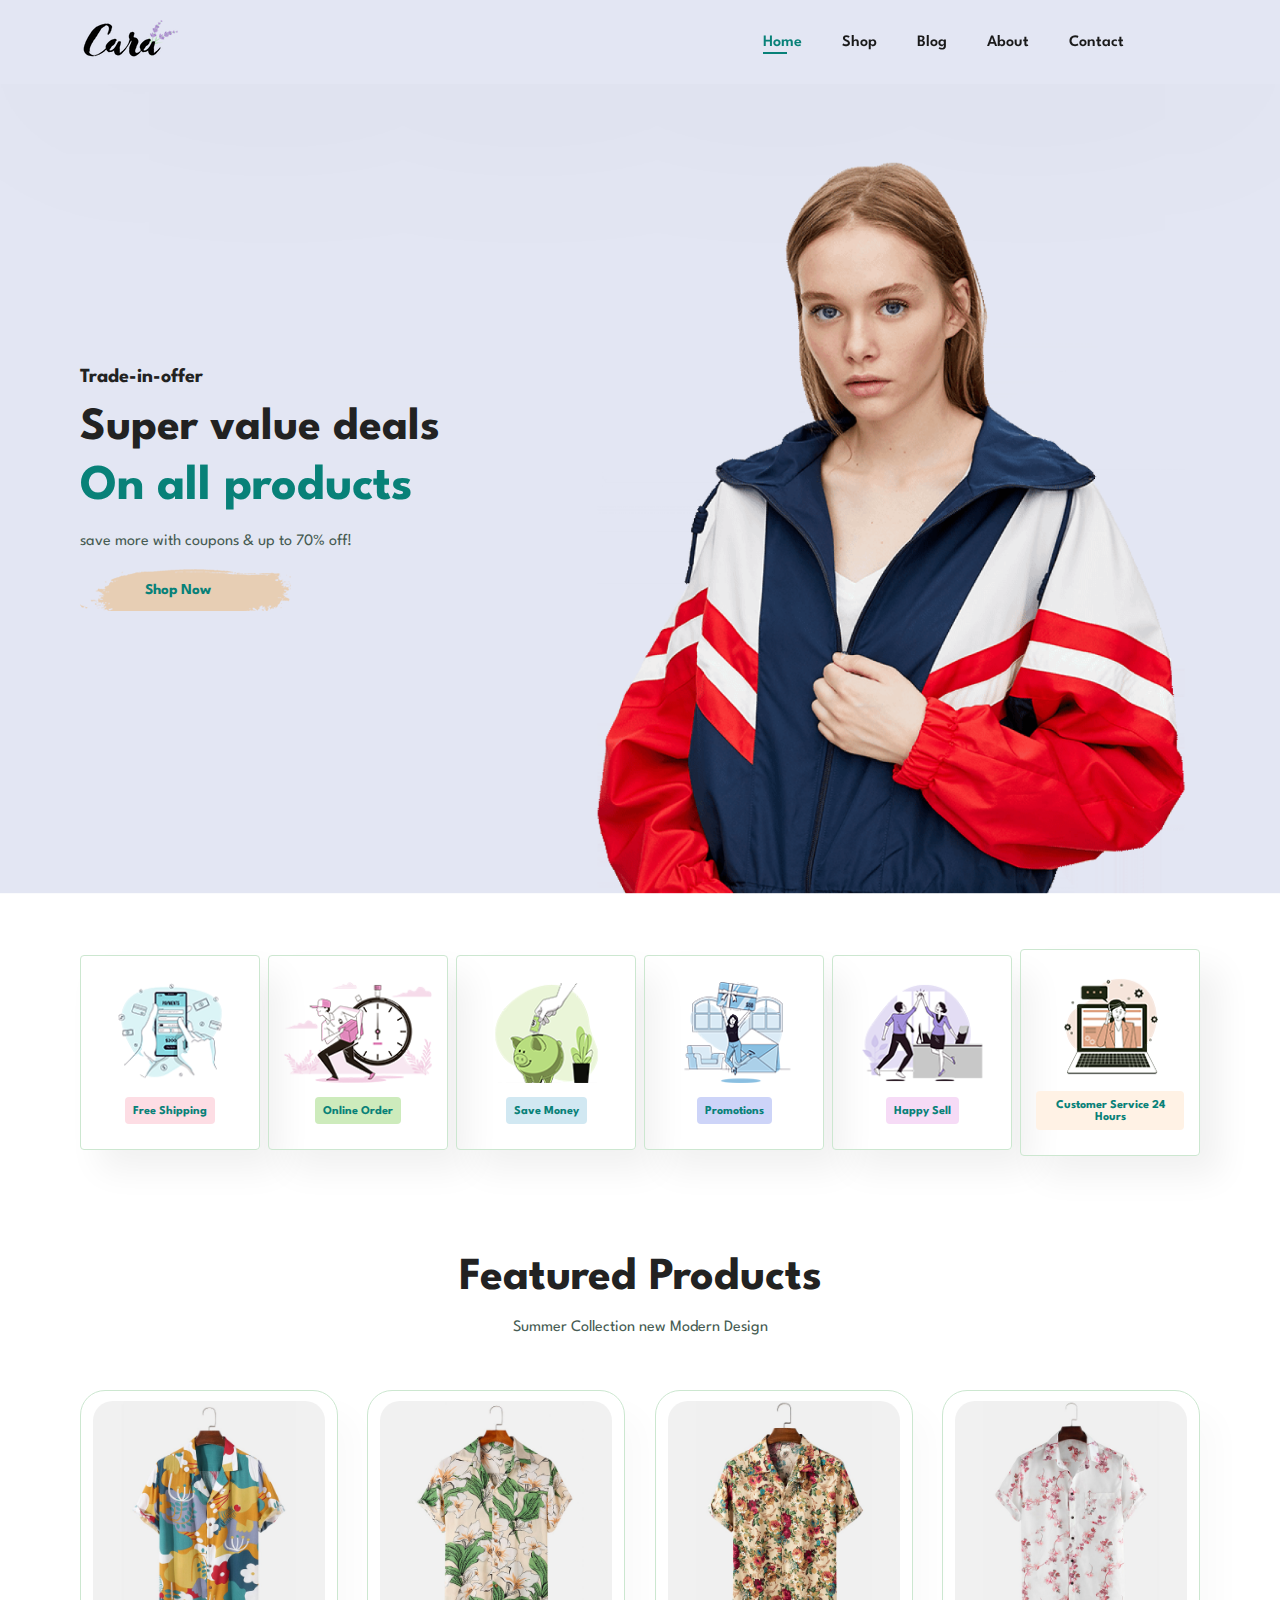
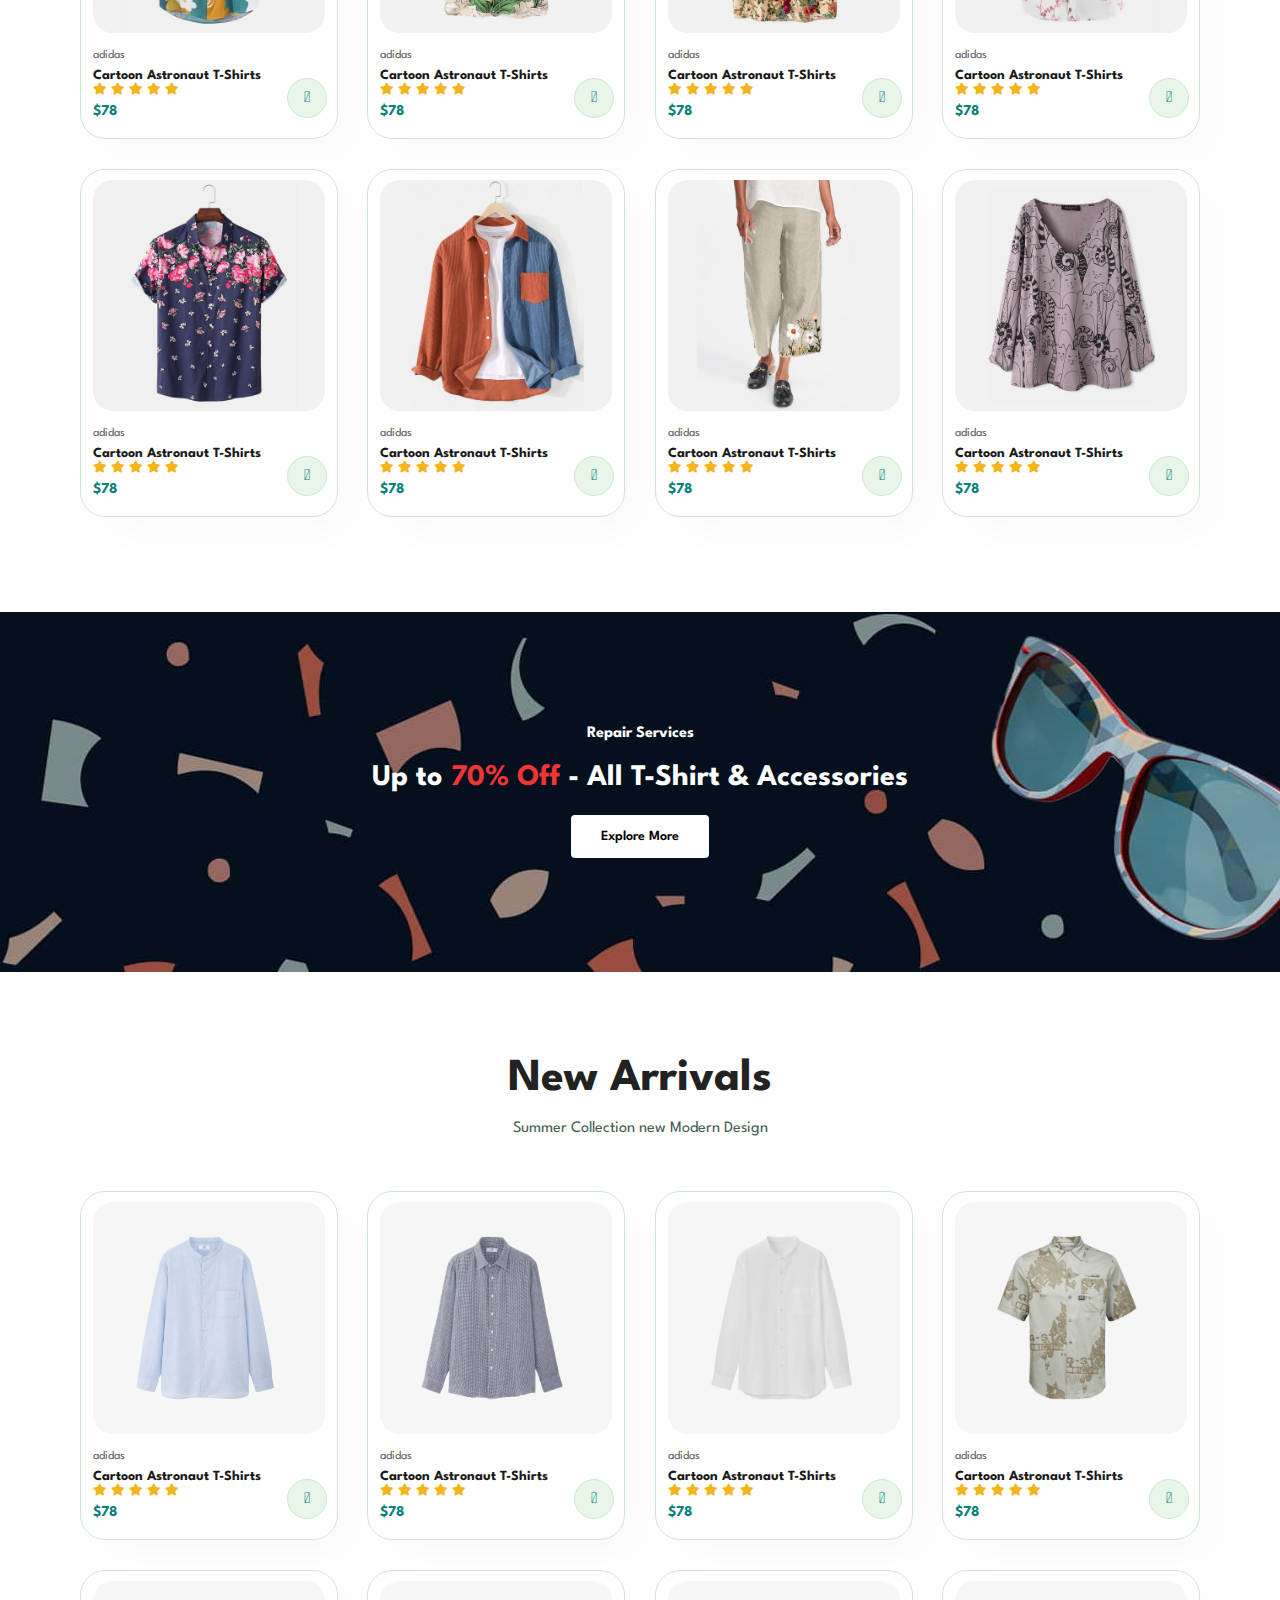
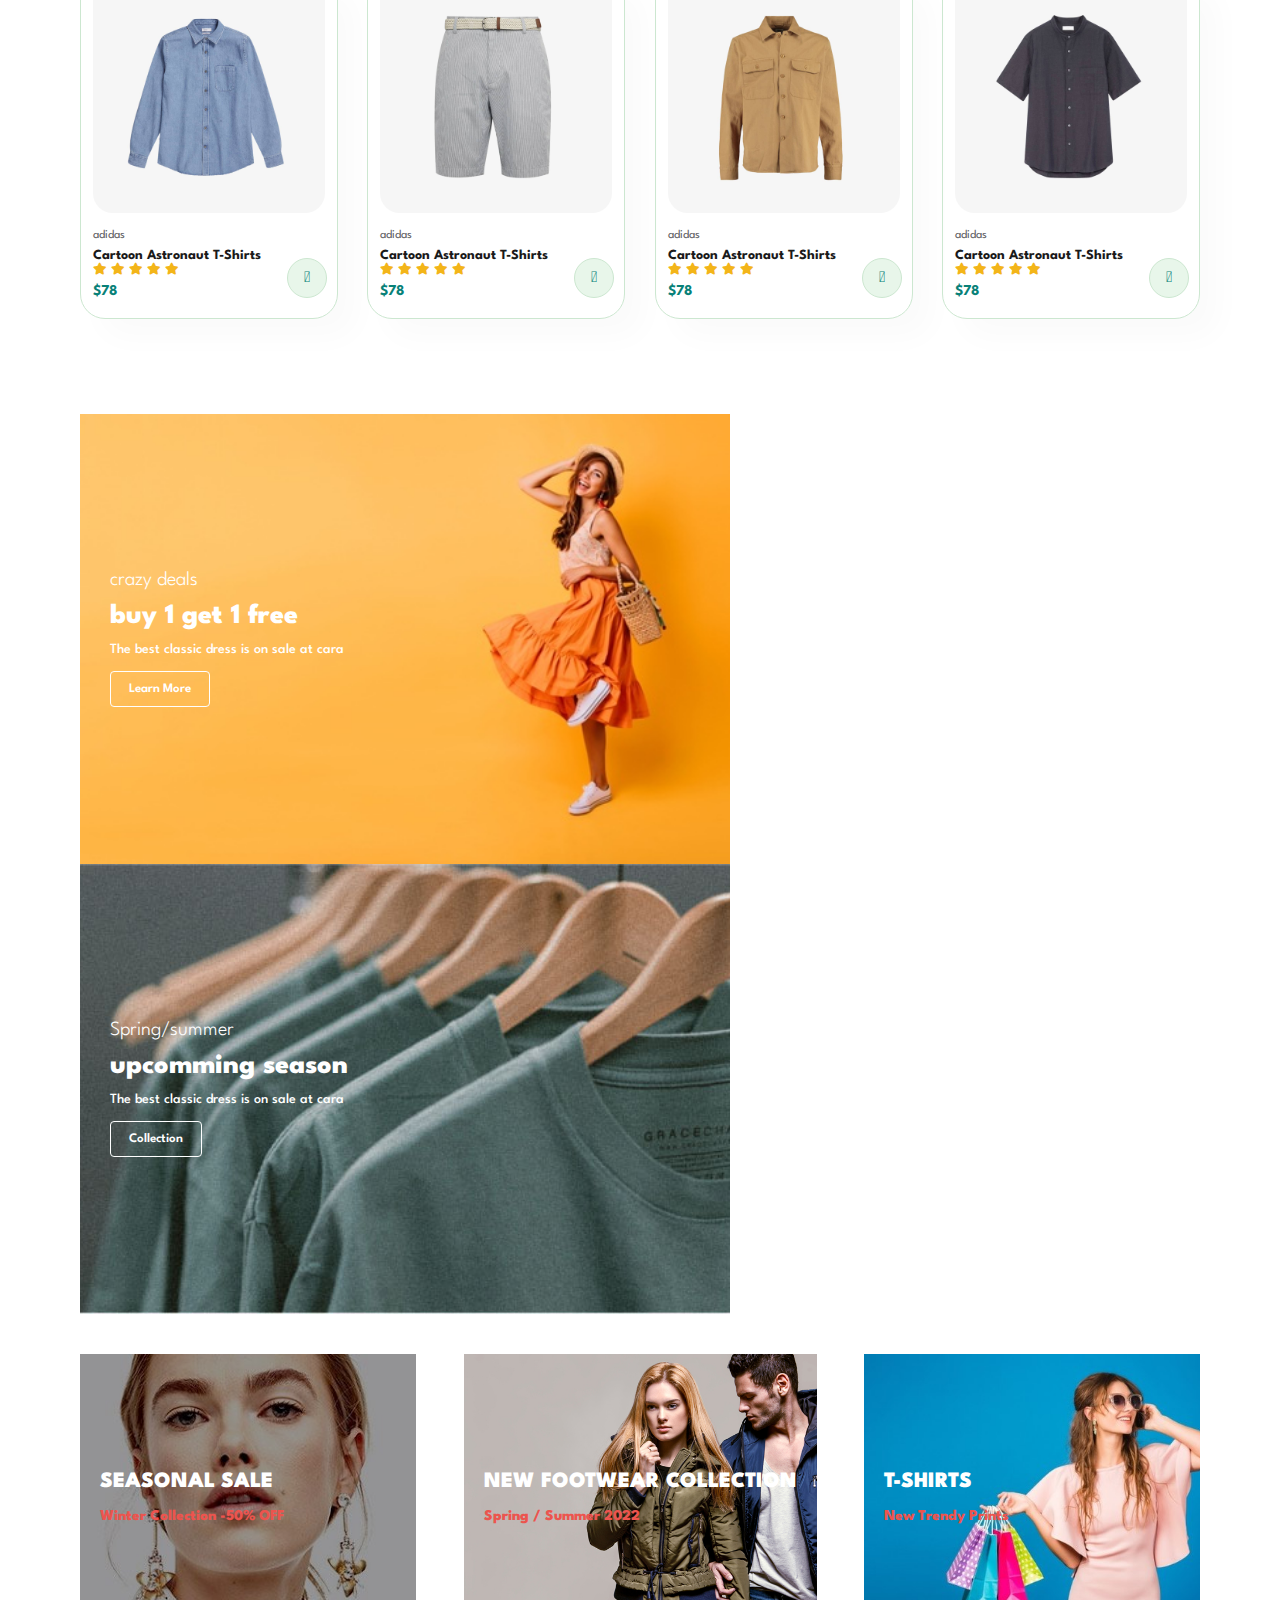
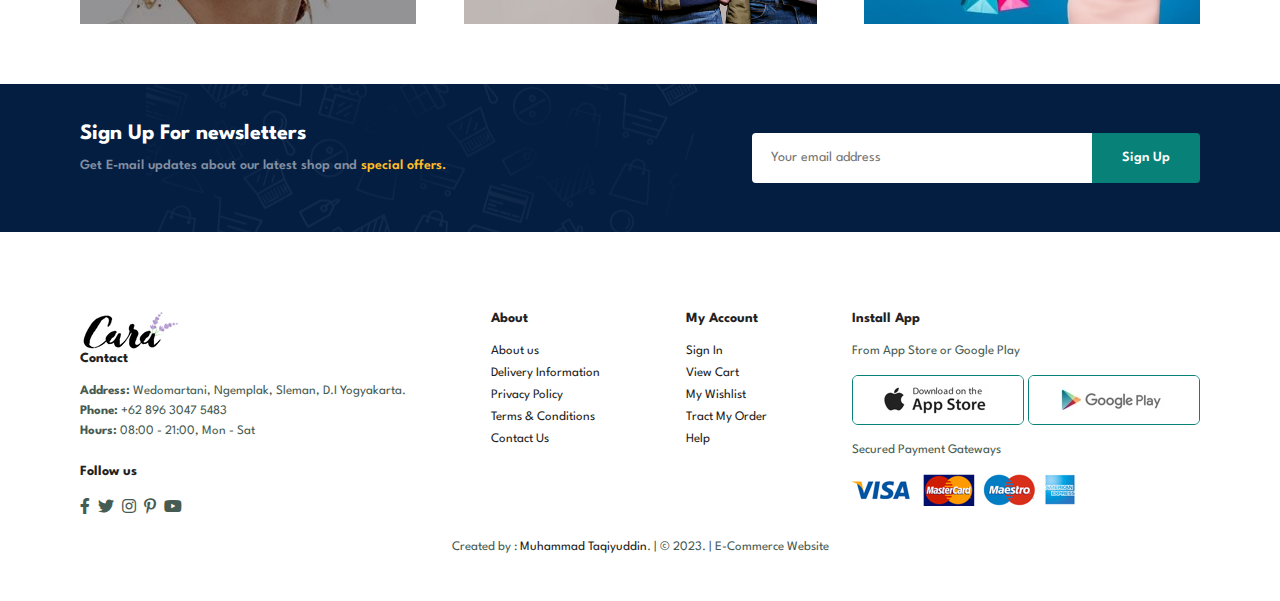
<file: index.html>
<!DOCTYPE html>
<html lang="en">
  <head>
    <meta charset="UTF-8" />
    <meta http-equiv="X-UA-Compatible" content="IE=edge" />
    <meta name="viewport" content="width=device-width, initial-scale=1.0" />
    <title>E-commerce</title>
    <link
      rel="stylesheet"
      href="https://pro.fontawesome.com/releases/v5.10.0/css/all.css"
    />

    <link rel="stylesheet" href="style.css" />
  </head>

  <body>
    <section id="header">
      <a href="#"><img src="img/logo.png" class="logo" alt="" /></a>
      <div>
        <ul id="navbar">
          <li><a class="active" href="index.html">Home</a></li>
          <li><a href="shop.html">Shop</a></li>
          <li><a href="blog.html">Blog</a></li>
          <li><a href="about.html">About</a></li>
          <li><a href="contact.html">Contact</a></li>
          <li id="lg-bag">
            <a href="cart.html"><i class="far fa-shopping-bag"></i></a>
          </li>
          <a href="#" id="close"><i class="far fa-times"></i></a>
        </ul>
      </div>
      <div id="mobile">
        <a href="cart.html"><i class="far fa-shopping-bag"></i></a>
        <i id="bar" class="fas fa-outdent"></i>
      </div>
    </section>

    <section id="hero">
      <h4>Trade-in-offer</h4>
      <h2>Super value deals</h2>
      <h1>On all products</h1>
      <p>save more with coupons & up to 70% off!</p>
      <button>Shop Now</button>
    </section>

    <section id="feature" class="section-p1">
      <div class="fe-box">
        <img src="img/features/f1.png" alt="" />
        <h6>Free Shipping</h6>
      </div>
      <div class="fe-box">
        <img src="img/features/f2.png" alt="" />
        <h6>Online Order</h6>
      </div>
      <div class="fe-box">
        <img src="img/features/f3.png" alt="" />
        <h6>Save Money</h6>
      </div>
      <div class="fe-box">
        <img src="img/features/f4.png" alt="" />
        <h6>Promotions</h6>
      </div>
      <div class="fe-box">
        <img src="img/features/f5.png" alt="" />
        <h6>Happy Sell</h6>
      </div>
      <div class="fe-box">
        <img src="img/features/f6.png" alt="" />
        <h6>Customer Service 24 Hours</h6>
      </div>
    </section>

    <section id="product1" class="section-p1">
      <h2>Featured Products</h2>
      <p>Summer Collection new Modern Design</p>
      <div class="pro-container">
        <div class="pro" onclick="window.location.href='sproduct.html'">
          <img src="img/products/f1.jpg" alt="" />
          <div class="des">
            <span>adidas</span>
            <h5>Cartoon Astronaut T-Shirts</h5>
            <div class="star">
              <i class="fas fa-star"></i>
              <i class="fas fa-star"></i>
              <i class="fas fa-star"></i>
              <i class="fas fa-star"></i>
              <i class="fas fa-star"></i>
            </div>
            <h4>$78</h4>
          </div>
          <a href="cart.html"><i class="fal fa-shopping-cart cart"></i></a>
        </div>
        <div class="pro" onclick="window.location.href='sproduct.html'">
          <img src="img/products/f2.jpg" alt="" />
          <div class="des">
            <span>adidas</span>
            <h5>Cartoon Astronaut T-Shirts</h5>
            <div class="star">
              <i class="fas fa-star"></i>
              <i class="fas fa-star"></i>
              <i class="fas fa-star"></i>
              <i class="fas fa-star"></i>
              <i class="fas fa-star"></i>
            </div>
            <h4>$78</h4>
          </div>
          <a href="cart.html"><i class="fal fa-shopping-cart cart"></i></a>
        </div>
        <div class="pro" onclick="window.location.href='sproduct.html'">
          <img src="img/products/f3.jpg" alt="" />
          <div class="des">
            <span>adidas</span>
            <h5>Cartoon Astronaut T-Shirts</h5>
            <div class="star">
              <i class="fas fa-star"></i>
              <i class="fas fa-star"></i>
              <i class="fas fa-star"></i>
              <i class="fas fa-star"></i>
              <i class="fas fa-star"></i>
            </div>
            <h4>$78</h4>
          </div>
          <a href="cart.html"><i class="fal fa-shopping-cart cart"></i></a>
        </div>
        <div class="pro" onclick="window.location.href='sproduct.html'">
          <img src="img/products/f4.jpg" alt="" />
          <div class="des">
            <span>adidas</span>
            <h5>Cartoon Astronaut T-Shirts</h5>
            <div class="star">
              <i class="fas fa-star"></i>
              <i class="fas fa-star"></i>
              <i class="fas fa-star"></i>
              <i class="fas fa-star"></i>
              <i class="fas fa-star"></i>
            </div>
            <h4>$78</h4>
          </div>
          <a href="cart.html"><i class="fal fa-shopping-cart cart"></i></a>
        </div>
        <div class="pro" onclick="window.location.href='sproduct.html'">
          <img src="img/products/f5.jpg" alt="" />
          <div class="des">
            <span>adidas</span>
            <h5>Cartoon Astronaut T-Shirts</h5>
            <div class="star">
              <i class="fas fa-star"></i>
              <i class="fas fa-star"></i>
              <i class="fas fa-star"></i>
              <i class="fas fa-star"></i>
              <i class="fas fa-star"></i>
            </div>
            <h4>$78</h4>
          </div>
          <a href="cart.html"><i class="fal fa-shopping-cart cart"></i></a>
        </div>
        <div class="pro" onclick="window.location.href='sproduct.html'">
          <img src="img/products/f6.jpg" alt="" />
          <div class="des">
            <span>adidas</span>
            <h5>Cartoon Astronaut T-Shirts</h5>
            <div class="star">
              <i class="fas fa-star"></i>
              <i class="fas fa-star"></i>
              <i class="fas fa-star"></i>
              <i class="fas fa-star"></i>
              <i class="fas fa-star"></i>
            </div>
            <h4>$78</h4>
          </div>
          <a href="cart.html"><i class="fal fa-shopping-cart cart"></i></a>
        </div>
        <div class="pro" onclick="window.location.href='sproduct.html'">
          <img src="img/products/f7.jpg" alt="" />
          <div class="des">
            <span>adidas</span>
            <h5>Cartoon Astronaut T-Shirts</h5>
            <div class="star">
              <i class="fas fa-star"></i>
              <i class="fas fa-star"></i>
              <i class="fas fa-star"></i>
              <i class="fas fa-star"></i>
              <i class="fas fa-star"></i>
            </div>
            <h4>$78</h4>
          </div>
          <a href="cart.html"><i class="fal fa-shopping-cart cart"></i></a>
        </div>
        <div class="pro" onclick="window.location.href='sproduct.html'">
          <img src="img/products/f8.jpg" alt="" />
          <div class="des">
            <span>adidas</span>
            <h5>Cartoon Astronaut T-Shirts</h5>
            <div class="star">
              <i class="fas fa-star"></i>
              <i class="fas fa-star"></i>
              <i class="fas fa-star"></i>
              <i class="fas fa-star"></i>
              <i class="fas fa-star"></i>
            </div>
            <h4>$78</h4>
          </div>
          <a href="cart.html"><i class="fal fa-shopping-cart cart"></i></a>
        </div>
      </div>
    </section>

    <section id="banner" class="section-m1">
      <h4>Repair Services</h4>
      <h2>Up to <span>70% Off</span> - All T-Shirt & Accessories</h2>
      <button class="normal">Explore More</button>
    </section>

    <section id="product1" class="section-p1">
      <h2>New Arrivals</h2>
      <p>Summer Collection new Modern Design</p>
      <div class="pro-container">
        <div class="pro" onclick="window.location.href='sproduct.html'">
          <img src="img/products/n1.jpg" alt="" />
          <div class="des">
            <span>adidas</span>
            <h5>Cartoon Astronaut T-Shirts</h5>
            <div class="star">
              <i class="fas fa-star"></i>
              <i class="fas fa-star"></i>
              <i class="fas fa-star"></i>
              <i class="fas fa-star"></i>
              <i class="fas fa-star"></i>
            </div>
            <h4>$78</h4>
          </div>
          <a href="cart.html"><i class="fal fa-shopping-cart cart"></i></a>
        </div>
        <div class="pro" onclick="window.location.href='sproduct.html'">
          <img src="img/products/n2.jpg" alt="" />
          <div class="des">
            <span>adidas</span>
            <h5>Cartoon Astronaut T-Shirts</h5>
            <div class="star">
              <i class="fas fa-star"></i>
              <i class="fas fa-star"></i>
              <i class="fas fa-star"></i>
              <i class="fas fa-star"></i>
              <i class="fas fa-star"></i>
            </div>
            <h4>$78</h4>
          </div>
          <a href="cart.html"><i class="fal fa-shopping-cart cart"></i></a>
        </div>
        <div class="pro" onclick="window.location.href='sproduct.html'">
          <img src="img/products/n3.jpg" alt="" />
          <div class="des">
            <span>adidas</span>
            <h5>Cartoon Astronaut T-Shirts</h5>
            <div class="star">
              <i class="fas fa-star"></i>
              <i class="fas fa-star"></i>
              <i class="fas fa-star"></i>
              <i class="fas fa-star"></i>
              <i class="fas fa-star"></i>
            </div>
            <h4>$78</h4>
          </div>
          <a href="cart.html"><i class="fal fa-shopping-cart cart"></i></a>
        </div>
        <div class="pro" onclick="window.location.href='sproduct.html'">
          <img src="img/products/n4.jpg" alt="" />
          <div class="des">
            <span>adidas</span>
            <h5>Cartoon Astronaut T-Shirts</h5>
            <div class="star">
              <i class="fas fa-star"></i>
              <i class="fas fa-star"></i>
              <i class="fas fa-star"></i>
              <i class="fas fa-star"></i>
              <i class="fas fa-star"></i>
            </div>
            <h4>$78</h4>
          </div>
          <a href="cart.html"><i class="fal fa-shopping-cart cart"></i></a>
        </div>
        <div class="pro" onclick="window.location.href='sproduct.html'">
          <img src="img/products/n5.jpg" alt="" />
          <div class="des">
            <span>adidas</span>
            <h5>Cartoon Astronaut T-Shirts</h5>
            <div class="star">
              <i class="fas fa-star"></i>
              <i class="fas fa-star"></i>
              <i class="fas fa-star"></i>
              <i class="fas fa-star"></i>
              <i class="fas fa-star"></i>
            </div>
            <h4>$78</h4>
          </div>
          <a href="cart.html"><i class="fal fa-shopping-cart cart"></i></a>
        </div>
        <div class="pro" onclick="window.location.href='sproduct.html'">
          <img src="img/products/n6.jpg" alt="" />
          <div class="des">
            <span>adidas</span>
            <h5>Cartoon Astronaut T-Shirts</h5>
            <div class="star">
              <i class="fas fa-star"></i>
              <i class="fas fa-star"></i>
              <i class="fas fa-star"></i>
              <i class="fas fa-star"></i>
              <i class="fas fa-star"></i>
            </div>
            <h4>$78</h4>
          </div>
          <a href="cart.html"><i class="fal fa-shopping-cart cart"></i></a>
        </div>
        <div class="pro" onclick="window.location.href='sproduct.html'">
          <img src="img/products/n7.jpg" alt="" />
          <div class="des">
            <span>adidas</span>
            <h5>Cartoon Astronaut T-Shirts</h5>
            <div class="star">
              <i class="fas fa-star"></i>
              <i class="fas fa-star"></i>
              <i class="fas fa-star"></i>
              <i class="fas fa-star"></i>
              <i class="fas fa-star"></i>
            </div>
            <h4>$78</h4>
          </div>
          <a href="cart.html"><i class="fal fa-shopping-cart cart"></i></a>
        </div>
        <div class="pro" onclick="window.location.href='sproduct.html'">
          <img src="img/products/n8.jpg" alt="" />
          <div class="des">
            <span>adidas</span>
            <h5>Cartoon Astronaut T-Shirts</h5>
            <div class="star">
              <i class="fas fa-star"></i>
              <i class="fas fa-star"></i>
              <i class="fas fa-star"></i>
              <i class="fas fa-star"></i>
              <i class="fas fa-star"></i>
            </div>
            <h4>$78</h4>
          </div>
          <a href="cart.html"><i class="fal fa-shopping-cart cart"></i></a>
        </div>
      </div>
    </section>

    <section id="sm-banner" class="section-p1">
      <div class="banner-box">
        <h4>crazy deals</h4>
        <h2>buy 1 get 1 free</h2>
        <span>The best classic dress is on sale at cara</span>
        <button class="white">Learn More</button>
      </div>
      <div class="banner-box banner-box2">
        <h4>Spring/summer</h4>
        <h2>upcomming season</h2>
        <span>The best classic dress is on sale at cara</span>
        <button class="white">Collection</button>
      </div>
    </section>

    <section id="banner3">
      <div class="banner-box">
        <h2>SEASONAL SALE</h2>
        <h3>Winter Collection -50% OFF</h3>
      </div>
      <div class="banner-box banner-box2">
        <h2>NEW FOOTWEAR COLLECTION</h2>
        <h3>Spring / Summer 2022</h3>
      </div>
      <div class="banner-box banner-box3">
        <h2>T-SHIRTS</h2>
        <h3>New Trendy Prints</h3>
      </div>
    </section>

    <section id="newsletter" class="section-p1 section-m1">
      <div class="newstext">
        <h4>Sign Up For newsletters</h4>
        <p>
          Get E-mail updates about our latest shop and
          <span>special offers.</span>
        </p>
      </div>
      <div class="form">
        <input type="text" placeholder="Your email address" />
        <button class="normal">Sign Up</button>
      </div>
    </section>

    <footer class="section-p1">
      <div class="col">
        <img class="logo" src="img/logo.png" alt="" />
        <h4>Contact</h4>
        <p>
          <strong>Address: </strong> Wedomartani, Ngemplak, Sleman, D.I
          Yogyakarta.
        </p>
        <p><strong>Phone: </strong>+62 896 3047 5483</p>
        <p><strong>Hours: </strong>08:00 - 21:00, Mon - Sat</p>
        <div class="follow">
          <h4>Follow us</h4>
          <div class="icon">
            <i class="fab fa-facebook-f"></i>
            <i class="fab fa-twitter"></i>
            <i class="fab fa-instagram"></i>
            <i class="fab fa-pinterest-p"></i>
            <i class="fab fa-youtube"></i>
          </div>
        </div>
      </div>

      <div class="col">
        <h4>About</h4>
        <a href="#">About us</a>
        <a href="#">Delivery Information</a>
        <a href="#">Privacy Policy</a>
        <a href="#">Terms & Conditions</a>
        <a href="#">Contact Us</a>
      </div>

      <div class="col">
        <h4>My Account</h4>
        <a href="#">Sign In</a>
        <a href="#">View Cart</a>
        <a href="#">My Wishlist</a>
        <a href="#">Tract My Order</a>
        <a href="#">Help</a>
      </div>

      <div class="col install">
        <h4>Install App</h4>
        <p>From App Store or Google Play</p>
        <div class="row">
          <img src="img/pay/app.jpg" alt="" />
          <img src="img/pay/play.jpg" alt="" />
        </div>
        <p>Secured Payment Gateways</p>
        <img src="img/pay/pay.png" alt="" />
      </div>
      <div class="copyright">
        <p>
          Created by : <a href="">Muhammad Taqiyuddin</a>. | &copy; 2023. |
          E-Commerce Website
        </p>
      </div>
    </footer>

    <script src="script.js"></script>
  </body>
</html>
</file>
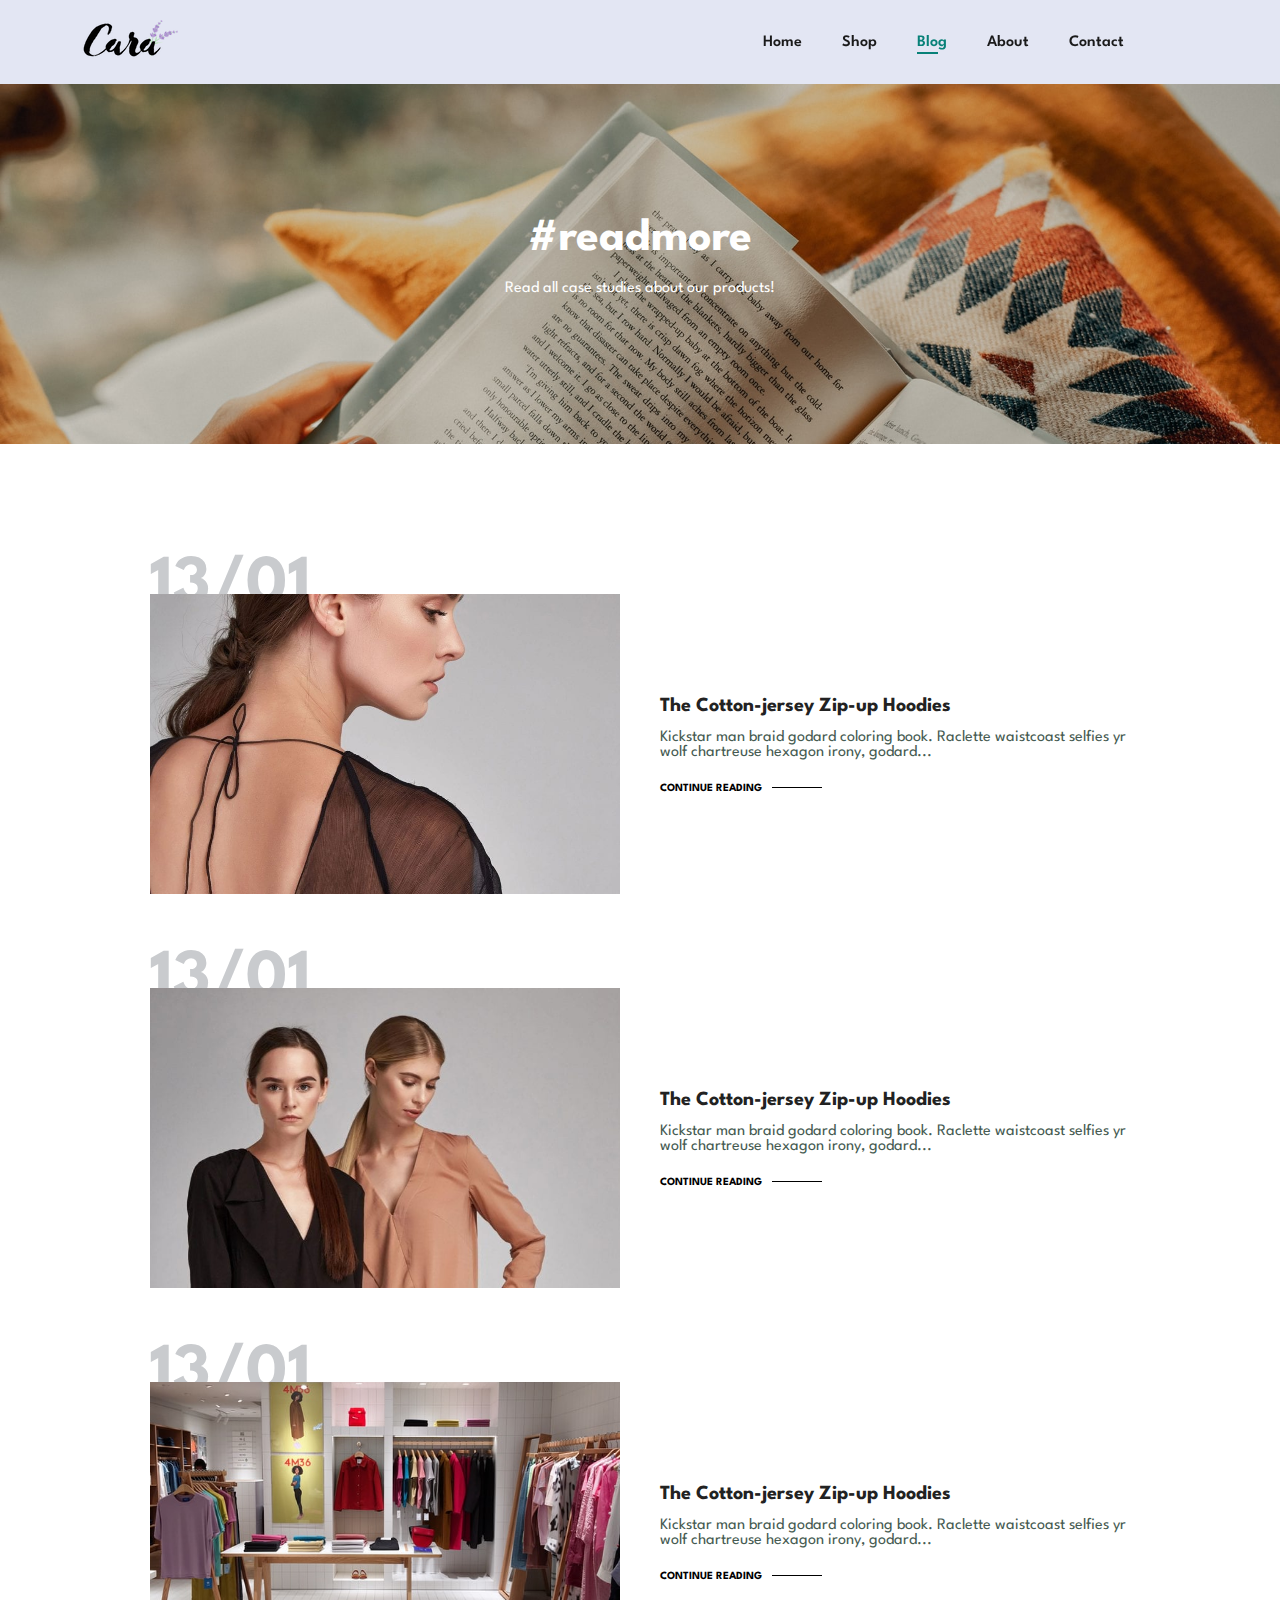
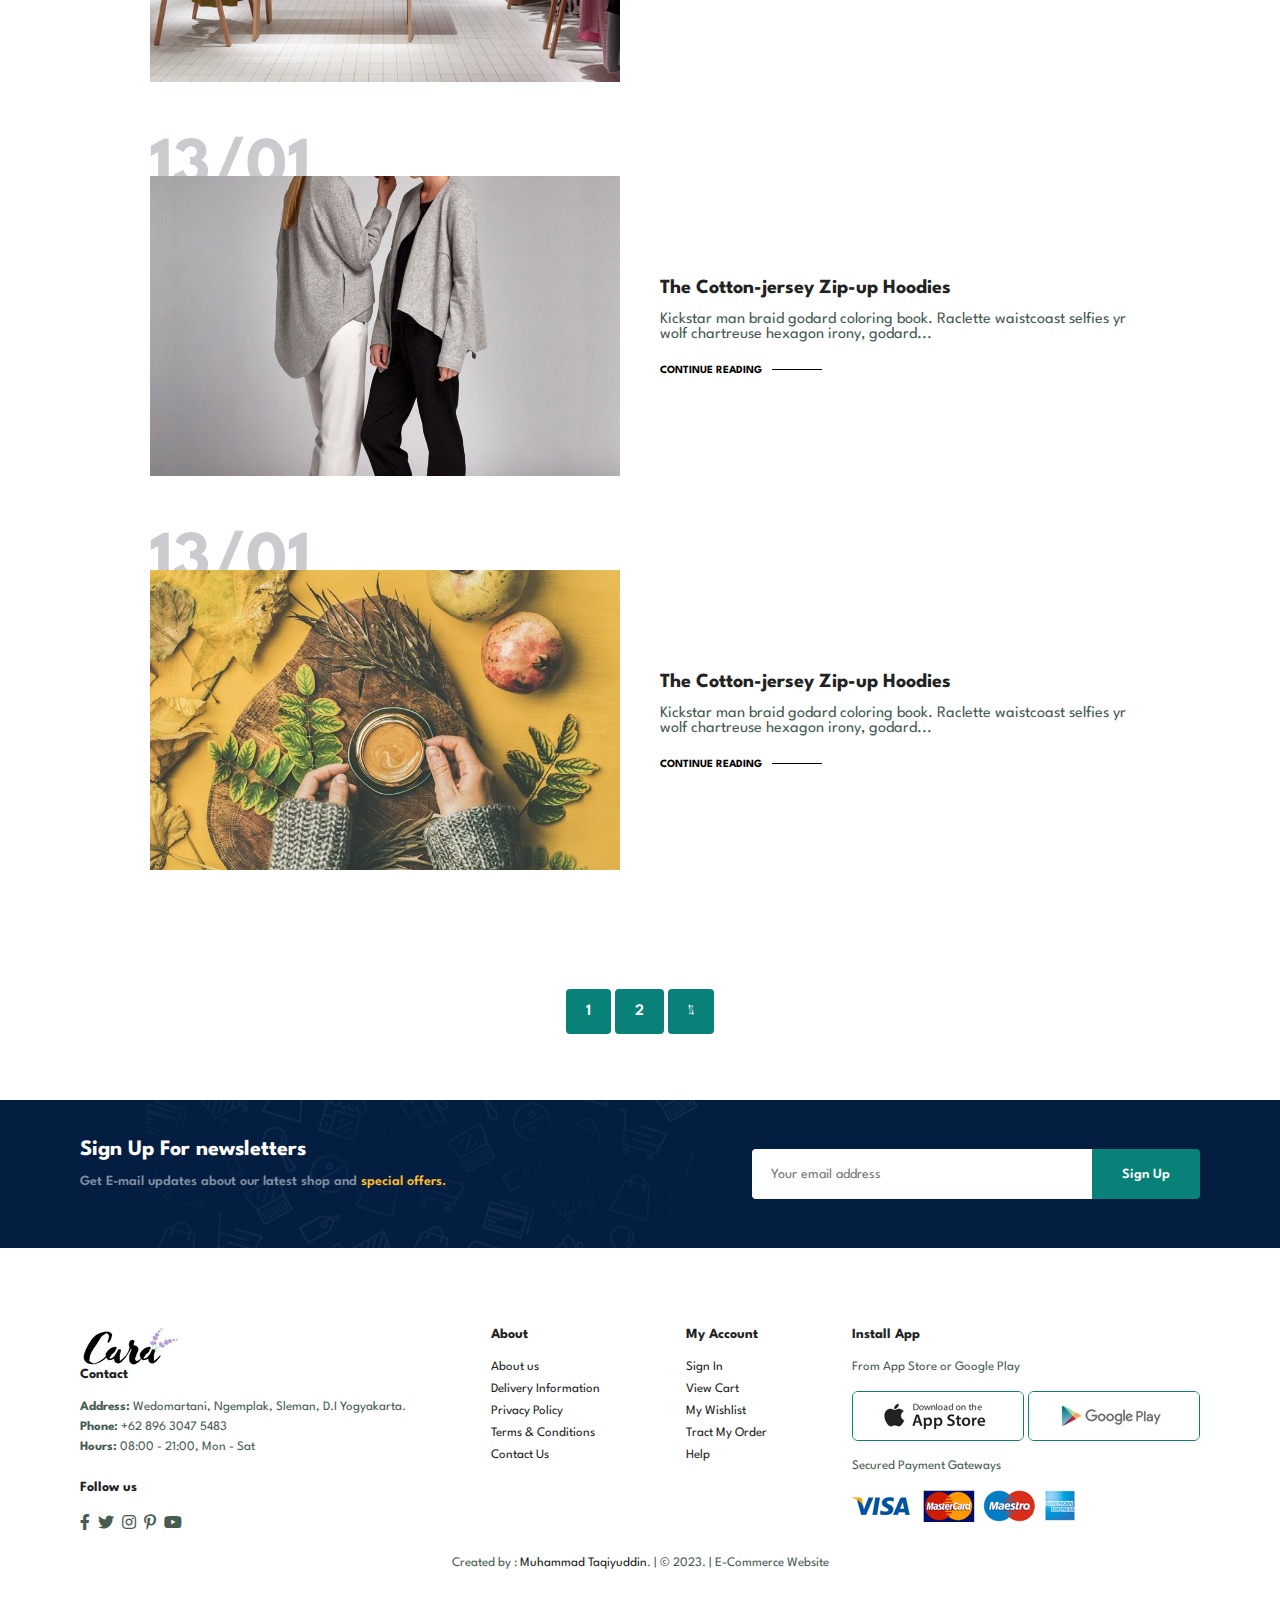
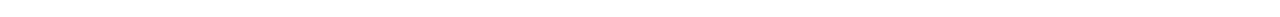
<file: blog.html>
<!DOCTYPE html>
<html lang="en">
  <head>
    <meta charset="UTF-8" />
    <meta http-equiv="X-UA-Compatible" content="IE=edge" />
    <meta name="viewport" content="width=device-width, initial-scale=1.0" />
    <title>E-commerce</title>
    <link
      rel="stylesheet"
      href="https://pro.fontawesome.com/releases/v5.10.0/css/all.css"
    />

    <link rel="stylesheet" href="style.css" />
  </head>

  <body>
    <section id="header">
      <a href="#"><img src="img/logo.png" class="logo" alt="" /></a>
      <div>
        <ul id="navbar">
          <li><a href="index.html">Home</a></li>
          <li><a href="shop.html">Shop</a></li>
          <li><a class="active" href="blog.html">Blog</a></li>
          <li><a href="about.html">About</a></li>
          <li><a href="contact.html">Contact</a></li>
          <li id="lg-bag">
            <a href="cart.html"><i class="far fa-shopping-bag"></i></a>
          </li>
          <a href="#" id="close"><i class="far fa-times"></i></a>
        </ul>
      </div>
      <div id="mobile">
        <a href="cart.html"><i class="far fa-shopping-bag"></i></a>
        <i id="bar" class="fas fa-outdent"></i>
      </div>
    </section>

    <section id="page-header" class="blog-header">
      <h2>#readmore</h2>
      <p>Read all case studies about our products!</p>
    </section>

    <section id="blog">
      <div class="blog-box">
        <div class="blog-img">
          <img src="img/blog/b1.jpg" alt="" />
        </div>
        <div class="blog-details">
          <h4>The Cotton-jersey Zip-up Hoodies</h4>
          <p>
            Kickstar man braid godard coloring book. Raclette waistcoast selfies
            yr wolf chartreuse hexagon irony, godard...
          </p>
          <a href="#">CONTINUE READING</a>
        </div>
        <h1>13/01</h1>
      </div>
      <div class="blog-box">
        <div class="blog-img">
          <img src="img/blog/b2.jpg" alt="" />
        </div>
        <div class="blog-details">
          <h4>The Cotton-jersey Zip-up Hoodies</h4>
          <p>
            Kickstar man braid godard coloring book. Raclette waistcoast selfies
            yr wolf chartreuse hexagon irony, godard...
          </p>
          <a href="#">CONTINUE READING</a>
        </div>
        <h1>13/01</h1>
      </div>
      <div class="blog-box">
        <div class="blog-img">
          <img src="img/blog/b3.jpg" alt="" />
        </div>
        <div class="blog-details">
          <h4>The Cotton-jersey Zip-up Hoodies</h4>
          <p>
            Kickstar man braid godard coloring book. Raclette waistcoast selfies
            yr wolf chartreuse hexagon irony, godard...
          </p>
          <a href="#">CONTINUE READING</a>
        </div>
        <h1>13/01</h1>
      </div>
      <div class="blog-box">
        <div class="blog-img">
          <img src="img/blog/b4.jpg" alt="" />
        </div>
        <div class="blog-details">
          <h4>The Cotton-jersey Zip-up Hoodies</h4>
          <p>
            Kickstar man braid godard coloring book. Raclette waistcoast selfies
            yr wolf chartreuse hexagon irony, godard...
          </p>
          <a href="#">CONTINUE READING</a>
        </div>
        <h1>13/01</h1>
      </div>
      <div class="blog-box">
        <div class="blog-img">
          <img src="img/blog/b6.jpg" alt="" />
        </div>
        <div class="blog-details">
          <h4>The Cotton-jersey Zip-up Hoodies</h4>
          <p>
            Kickstar man braid godard coloring book. Raclette waistcoast selfies
            yr wolf chartreuse hexagon irony, godard...
          </p>
          <a href="#">CONTINUE READING</a>
        </div>
        <h1>13/01</h1>
      </div>
    </section>

    <section id="pagination" class="section-p1">
      <a href="#">1</a>
      <a href="#">2</a>
      <a href="#"><i class="fal fa-long-arrow-alt-right"></i></a>
    </section>

    <section id="newsletter" class="section-p1 section-m1">
      <div class="newstext">
        <h4>Sign Up For newsletters</h4>
        <p>
          Get E-mail updates about our latest shop and
          <span>special offers.</span>
        </p>
      </div>
      <div class="form">
        <input type="text" placeholder="Your email address" />
        <button class="normal">Sign Up</button>
      </div>
    </section>

    <footer class="section-p1">
      <div class="col">
        <img class="logo" src="img/logo.png" alt="" />
        <h4>Contact</h4>
        <p>
          <strong>Address: </strong> Wedomartani, Ngemplak, Sleman, D.I
          Yogyakarta.
        </p>
        <p><strong>Phone: </strong>+62 896 3047 5483</p>
        <p><strong>Hours: </strong>08:00 - 21:00, Mon - Sat</p>
        <div class="follow">
          <h4>Follow us</h4>
          <div class="icon">
            <i class="fab fa-facebook-f"></i>
            <i class="fab fa-twitter"></i>
            <i class="fab fa-instagram"></i>
            <i class="fab fa-pinterest-p"></i>
            <i class="fab fa-youtube"></i>
          </div>
        </div>
      </div>

      <div class="col">
        <h4>About</h4>
        <a href="#">About us</a>
        <a href="#">Delivery Information</a>
        <a href="#">Privacy Policy</a>
        <a href="#">Terms & Conditions</a>
        <a href="#">Contact Us</a>
      </div>

      <div class="col">
        <h4>My Account</h4>
        <a href="#">Sign In</a>
        <a href="#">View Cart</a>
        <a href="#">My Wishlist</a>
        <a href="#">Tract My Order</a>
        <a href="#">Help</a>
      </div>

      <div class="col install">
        <h4>Install App</h4>
        <p>From App Store or Google Play</p>
        <div class="row">
          <img src="img/pay/app.jpg" alt="" />
          <img src="img/pay/play.jpg" alt="" />
        </div>
        <p>Secured Payment Gateways</p>
        <img src="img/pay/pay.png" alt="" />
      </div>
      <div class="copyright">
        <p>
          Created by : <a href="">Muhammad Taqiyuddin</a>. | &copy; 2023. |
          E-Commerce Website
        </p>
      </div>
    </footer>

    <script src="script.js"></script>
  </body>
</html>
</file>
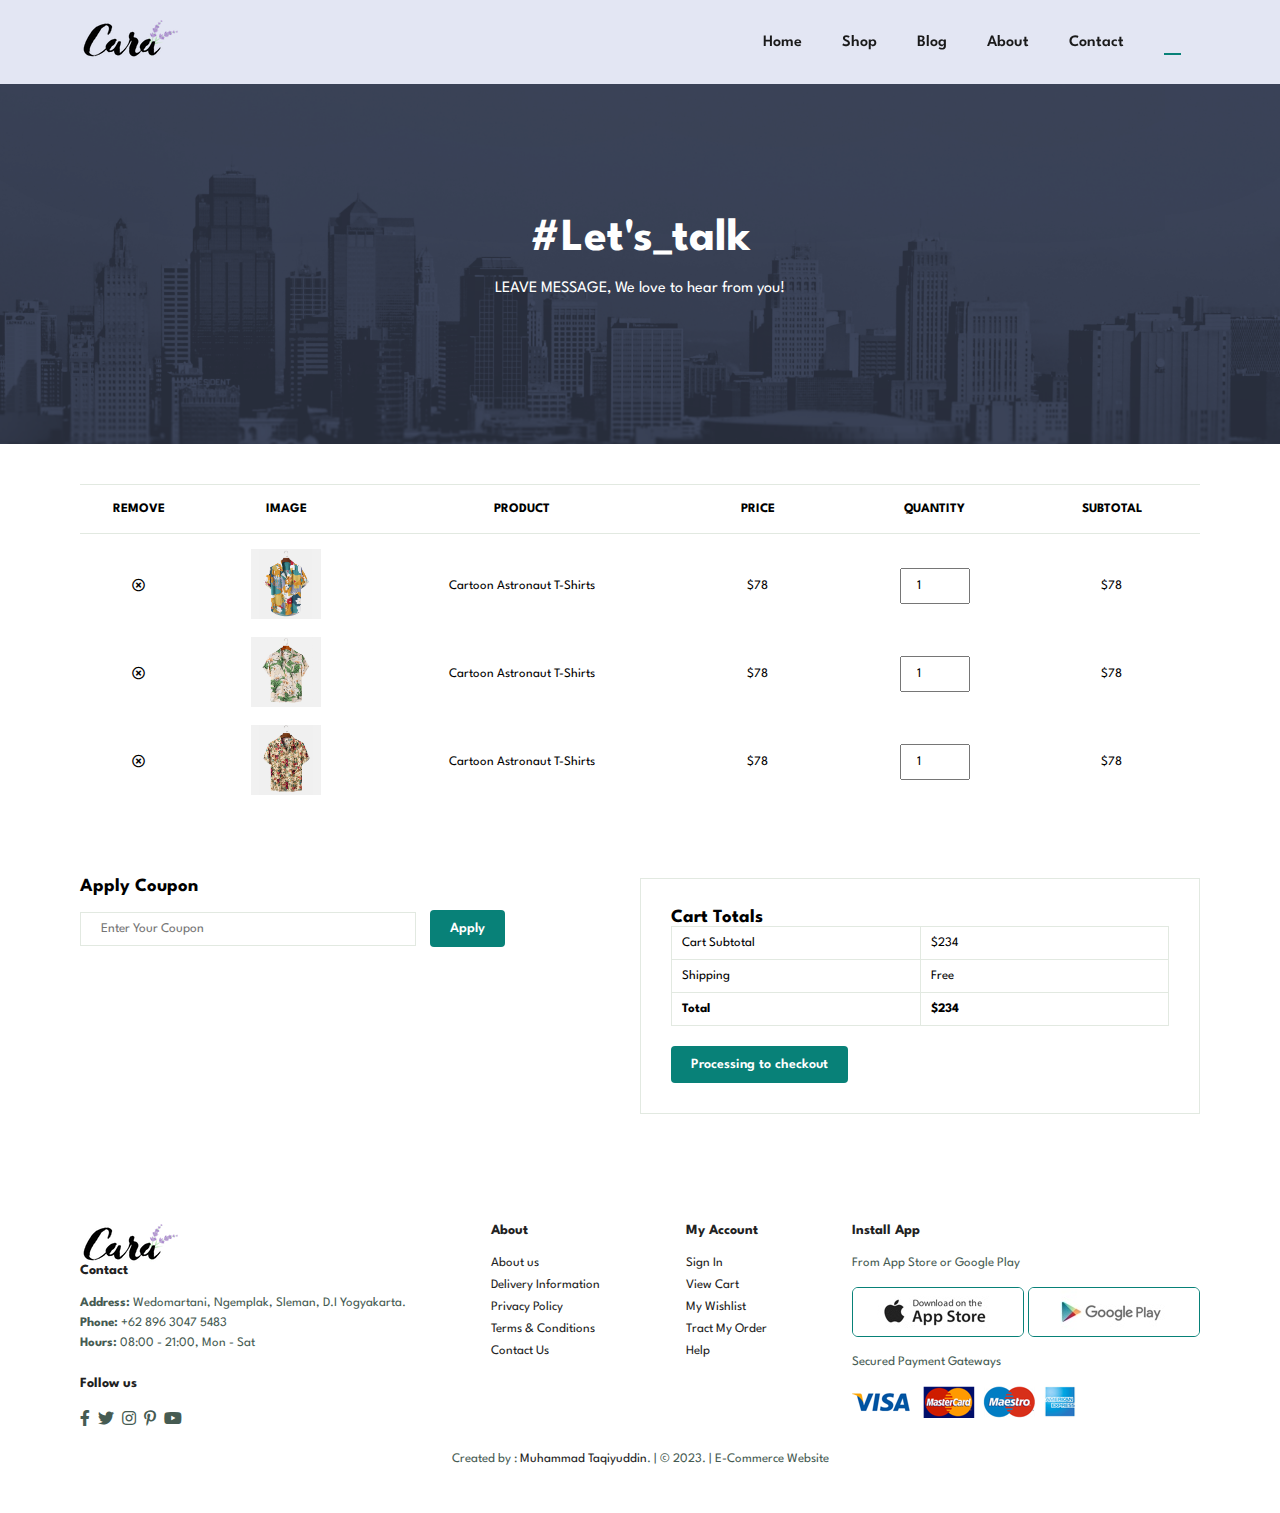
<file: cart.html>
<!DOCTYPE html>
<html lang="en">
  <head>
    <meta charset="UTF-8" />
    <meta http-equiv="X-UA-Compatible" content="IE=edge" />
    <meta name="viewport" content="width=device-width, initial-scale=1.0" />
    <title>E-commerce</title>
    <link
      rel="stylesheet"
      href="https://pro.fontawesome.com/releases/v5.10.0/css/all.css"
    />

    <link rel="stylesheet" href="style.css" />
  </head>

  <body>
    <section id="header">
      <a href="#"><img src="img/logo.png" class="logo" alt="" /></a>
      <div>
        <ul id="navbar">
          <li><a href="index.html">Home</a></li>
          <li><a href="shop.html">Shop</a></li>
          <li><a href="blog.html">Blog</a></li>
          <li><a href="about.html">About</a></li>
          <li><a href="contact.html">Contact</a></li>
          <li id="lg-bag">
            <a class="active" href="cart.html"
              ><i class="far fa-shopping-bag"></i
            ></a>
          </li>
          <a href="#" id="close"><i class="far fa-times"></i></a>
        </ul>
      </div>
      <div id="mobile">
        <a href="cart.html"><i class="far fa-shopping-bag"></i></a>
        <i id="bar" class="fas fa-outdent"></i>
      </div>
    </section>

    <section id="page-header" class="about-header">
      <h2>#Let's_talk</h2>
      <p>LEAVE MESSAGE, We love to hear from you!</p>
    </section>

    <section id="cart" class="section-p1">
      <table width="100%">
        <thead>
          <tr>
            <td>Remove</td>
            <td>Image</td>
            <td>Product</td>
            <td>Price</td>
            <td>Quantity</td>
            <td>Subtotal</td>
          </tr>
        </thead>
        <tbody>
            <tr>
                <td><a href="#"></a><i class="far fa-times-circle"></a></i></td>
                <td><img src="img/products/f1.jpg" alt=""></td>
                <td>Cartoon Astronaut T-Shirts</td>
                <td>$78</td>
                <td><input type="number" value="1"></td>
                <td>$78</td>
            </tr>
            <tr>
                <td><a href="#"></a><i class="far fa-times-circle"></a></i></td>
                <td><img src="img/products/f2.jpg" alt=""></td>
                <td>Cartoon Astronaut T-Shirts</td>
                <td>$78</td>
                <td><input type="number" value="1"></td>
                <td>$78</td>
            </tr>
            <tr>
                <td><a href="#"></a><i class="far fa-times-circle"></a></i></td>
                <td><img src="img/products/f3.jpg" alt=""></td>
                <td>Cartoon Astronaut T-Shirts</td>
                <td>$78</td>
                <td><input type="number" value="1"></td>
                <td>$78</td>
            </tr>
        </tbody>
      </table>
    </section>

    <section id="cart-add" class="section-p1">
        <div id="coupon">
            <h3>Apply Coupon</h3>
            <div>
                <input type="text" placeholder="Enter Your Coupon">
                <button class="normal">Apply</button>
            </div>
        </div>
        <div id="subtotal">
            <h3>Cart Totals</h3>
            <table>
                <tr>
                    <td>Cart Subtotal</td>
                    <td>$234</td>
                </tr>
                <tr>
                    <td>Shipping</td>
                    <td>Free</td>
                </tr>
                <tr>
                    <td><strong>Total</strong></td>
                    <td><strong>$234</strong></td>
                </tr>
            </table>
            <button class="normal">Processing to checkout</button>
        </div>
    </section>

    <footer class="section-p1">
      <div class="col">
        <img class="logo" src="img/logo.png" alt="" />
        <h4>Contact</h4>
        <p>
          <strong>Address: </strong> Wedomartani, Ngemplak, Sleman, D.I
          Yogyakarta.
        </p>
        <p><strong>Phone: </strong>+62 896 3047 5483</p>
        <p><strong>Hours: </strong>08:00 - 21:00, Mon - Sat</p>
        <div class="follow">
          <h4>Follow us</h4>
          <div class="icon">
            <i class="fab fa-facebook-f"></i>
            <i class="fab fa-twitter"></i>
            <i class="fab fa-instagram"></i>
            <i class="fab fa-pinterest-p"></i>
            <i class="fab fa-youtube"></i>
          </div>
        </div>
      </div>

      <div class="col">
        <h4>About</h4>
        <a href="#">About us</a>
        <a href="#">Delivery Information</a>
        <a href="#">Privacy Policy</a>
        <a href="#">Terms & Conditions</a>
        <a href="#">Contact Us</a>
      </div>

      <div class="col">
        <h4>My Account</h4>
        <a href="#">Sign In</a>
        <a href="#">View Cart</a>
        <a href="#">My Wishlist</a>
        <a href="#">Tract My Order</a>
        <a href="#">Help</a>
      </div>

      <div class="col install">
        <h4>Install App</h4>
        <p>From App Store or Google Play</p>
        <div class="row">
          <img src="img/pay/app.jpg" alt="" />
          <img src="img/pay/play.jpg" alt="" />
        </div>
        <p>Secured Payment Gateways</p>
        <img src="img/pay/pay.png" alt="" />
      </div>
      <div class="copyright">
        <p>
          Created by : <a href="">Muhammad Taqiyuddin</a>. | &copy; 2023. |
          E-Commerce Website
        </p>
      </div>
    </footer>

    <script src="script.js"></script>
  </body>
</html>
</file>
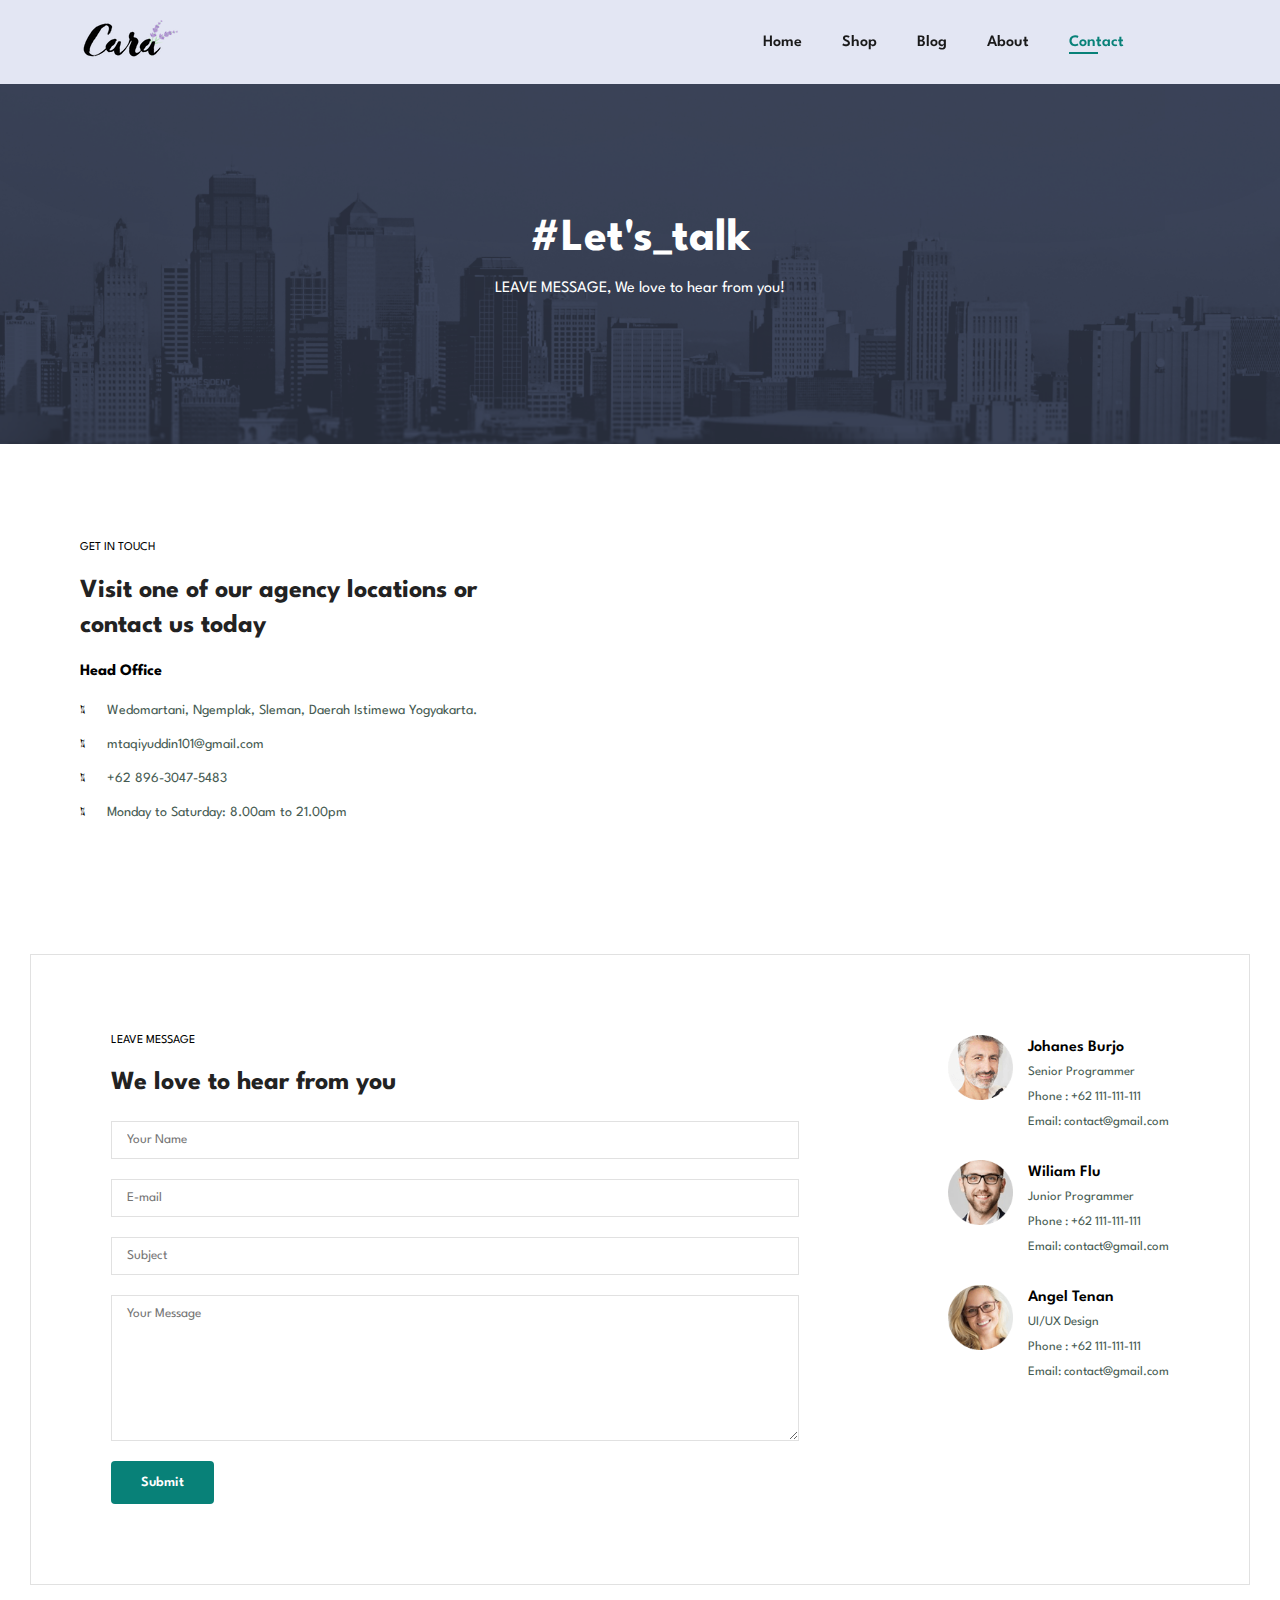
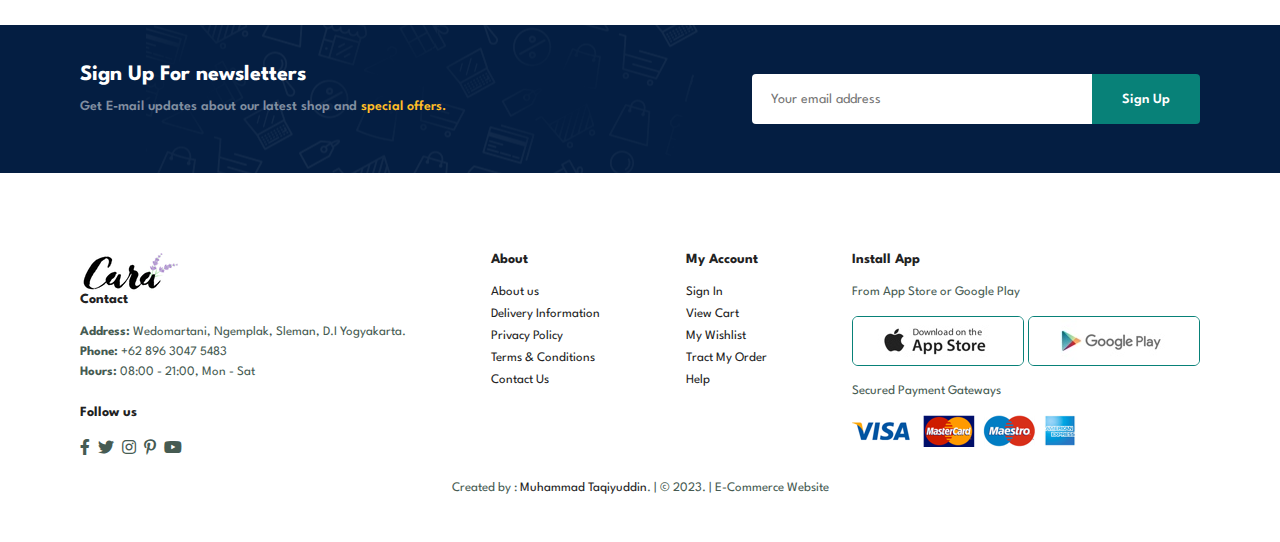
<file: contact.html>
<!DOCTYPE html>
<html lang="en">
  <head>
    <meta charset="UTF-8" />
    <meta http-equiv="X-UA-Compatible" content="IE=edge" />
    <meta name="viewport" content="width=device-width, initial-scale=1.0" />
    <title>E-commerce</title>
    <link
      rel="stylesheet"
      href="https://pro.fontawesome.com/releases/v5.10.0/css/all.css"
    />

    <link rel="stylesheet" href="style.css" />
  </head>

  <body>
    <section id="header">
      <a href="#"><img src="img/logo.png" class="logo" alt="" /></a>
      <div>
        <ul id="navbar">
          <li><a href="index.html">Home</a></li>
          <li><a href="shop.html">Shop</a></li>
          <li><a href="blog.html">Blog</a></li>
          <li><a href="about.html">About</a></li>
          <li><a class="active" href="contact.html">Contact</a></li>
          <li id="lg-bag">
            <a href="cart.html"><i class="far fa-shopping-bag"></i></a>
          </li>
          <a href="#" id="close"><i class="far fa-times"></i></a>
        </ul>
      </div>
      <div id="mobile">
        <a href="cart.html"><i class="far fa-shopping-bag"></i></a>
        <i id="bar" class="fas fa-outdent"></i>
      </div>
    </section>

    <section id="page-header" class="about-header">
      <h2>#Let's_talk</h2>
      <p>LEAVE MESSAGE, We love to hear from you!</p>
    </section>

    <section id="contact-details" class="section-p1">
      <div class="details">
        <span>GET IN TOUCH</span>
        <h2>Visit one of our agency locations or contact us today</h2>
        <h3>Head Office</h3>
        <div>
          <li>
            <i class="fal fa-map"></i>
            <p>Wedomartani, Ngemplak, Sleman, Daerah Istimewa Yogyakarta.</p>
          </li>
          <li>
            <i class="fal fa-envelope"></i>
            <p>mtaqiyuddin101@gmail.com</p>
          </li>
          <li>
            <i class="fal fa-phone-alt"></i>
            <p>+62 896-3047-5483</p>
          </li>
          <li>
            <i class="fal fa-clock"></i>
            <p>Monday to Saturday: 8.00am to 21.00pm</p>
          </li>
        </div>
      </div>
      <div class="map">
        <iframe
          src="https://www.google.com/maps/embed?pb=!1m18!1m12!1m3!1d247.0861601525544!2d110.41403855385471!3d-7.749611078161459!2m3!1f0!2f0!3f0!3m2!1i1024!2i768!4f13.1!3m3!1m2!1s0x2e7a59303eb0d4e5%3A0x7a24358bf0e26e07!2sCDGB%20roomfug!5e0!3m2!1sid!2sid!4v1675258016577!5m2!1sid!2sid"
          width="600"
          height="450"
          style="border: 0"
          allowfullscreen=""
          loading="lazy"
          referrerpolicy="no-referrer-when-downgrade"
        ></iframe>
      </div>
    </section>

    <section id="form-details">
      <form action="">
        <span>LEAVE MESSAGE</span>
        <h2>We love to hear from you</h2>
        <input type="text" placeholder="Your Name" />
        <input type="text" placeholder="E-mail" />
        <input type="text" placeholder="Subject" />
        <textarea
          name=""
          id=""
          cols="30"
          rows="10"
          placeholder="Your Message"
        ></textarea>
        <button class="normal">Submit</button>
      </form>

      <div class="people">
        <div>
          <img src="img/people/1.png" alt="" />
          <p>
            <span>Johanes Burjo</span> Senior Programmer <br />
            Phone : +62 111-111-111 <br />Email: contact@gmail.com
          </p>
        </div>
        <div>
          <img src="img/people/2.png" alt="" />
          <p>
            <span>Wiliam Flu</span> Junior Programmer <br />
            Phone : +62 111-111-111 <br />Email: contact@gmail.com
          </p>
        </div>
        <div>
          <img src="img/people/3.png" alt="" />
          <p>
            <span>Angel Tenan</span> UI/UX Design <br />
            Phone : +62 111-111-111 <br />Email: contact@gmail.com
          </p>
        </div>
      </div>
    </section>

    <section id="newsletter" class="section-p1 section-m1">
      <div class="newstext">
        <h4>Sign Up For newsletters</h4>
        <p>
          Get E-mail updates about our latest shop and
          <span>special offers.</span>
        </p>
      </div>
      <div class="form">
        <input type="text" placeholder="Your email address" />
        <button class="normal">Sign Up</button>
      </div>
    </section>

    <footer class="section-p1">
      <div class="col">
        <img class="logo" src="img/logo.png" alt="" />
        <h4>Contact</h4>
        <p>
          <strong>Address: </strong> Wedomartani, Ngemplak, Sleman, D.I
          Yogyakarta.
        </p>
        <p><strong>Phone: </strong>+62 896 3047 5483</p>
        <p><strong>Hours: </strong>08:00 - 21:00, Mon - Sat</p>
        <div class="follow">
          <h4>Follow us</h4>
          <div class="icon">
            <i class="fab fa-facebook-f"></i>
            <i class="fab fa-twitter"></i>
            <i class="fab fa-instagram"></i>
            <i class="fab fa-pinterest-p"></i>
            <i class="fab fa-youtube"></i>
          </div>
        </div>
      </div>

      <div class="col">
        <h4>About</h4>
        <a href="#">About us</a>
        <a href="#">Delivery Information</a>
        <a href="#">Privacy Policy</a>
        <a href="#">Terms & Conditions</a>
        <a href="#">Contact Us</a>
      </div>

      <div class="col">
        <h4>My Account</h4>
        <a href="#">Sign In</a>
        <a href="#">View Cart</a>
        <a href="#">My Wishlist</a>
        <a href="#">Tract My Order</a>
        <a href="#">Help</a>
      </div>

      <div class="col install">
        <h4>Install App</h4>
        <p>From App Store or Google Play</p>
        <div class="row">
          <img src="img/pay/app.jpg" alt="" />
          <img src="img/pay/play.jpg" alt="" />
        </div>
        <p>Secured Payment Gateways</p>
        <img src="img/pay/pay.png" alt="" />
      </div>
      <div class="copyright">
        <p>
          Created by : <a href="">Muhammad Taqiyuddin</a>. | &copy; 2023. |
          E-Commerce Website
        </p>
      </div>
    </footer>

    <script src="script.js"></script>
  </body>
</html>
</file>
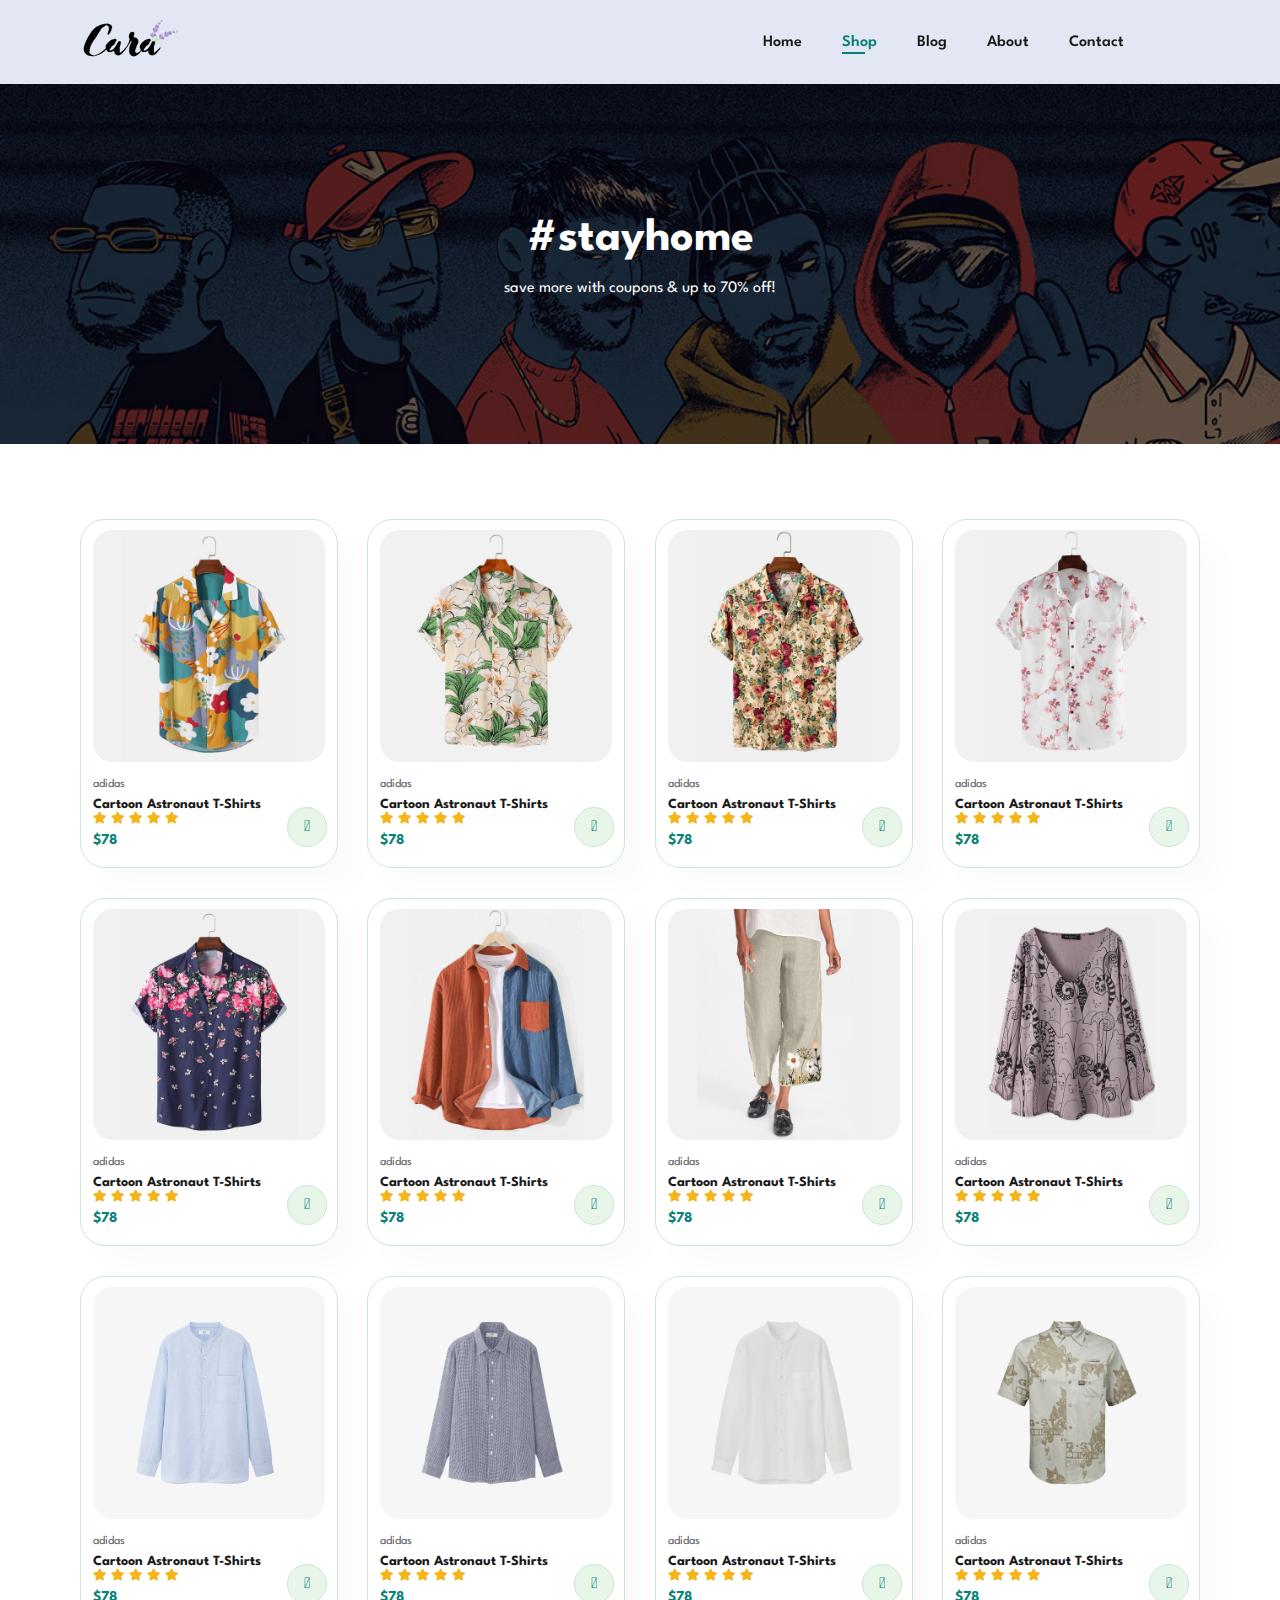
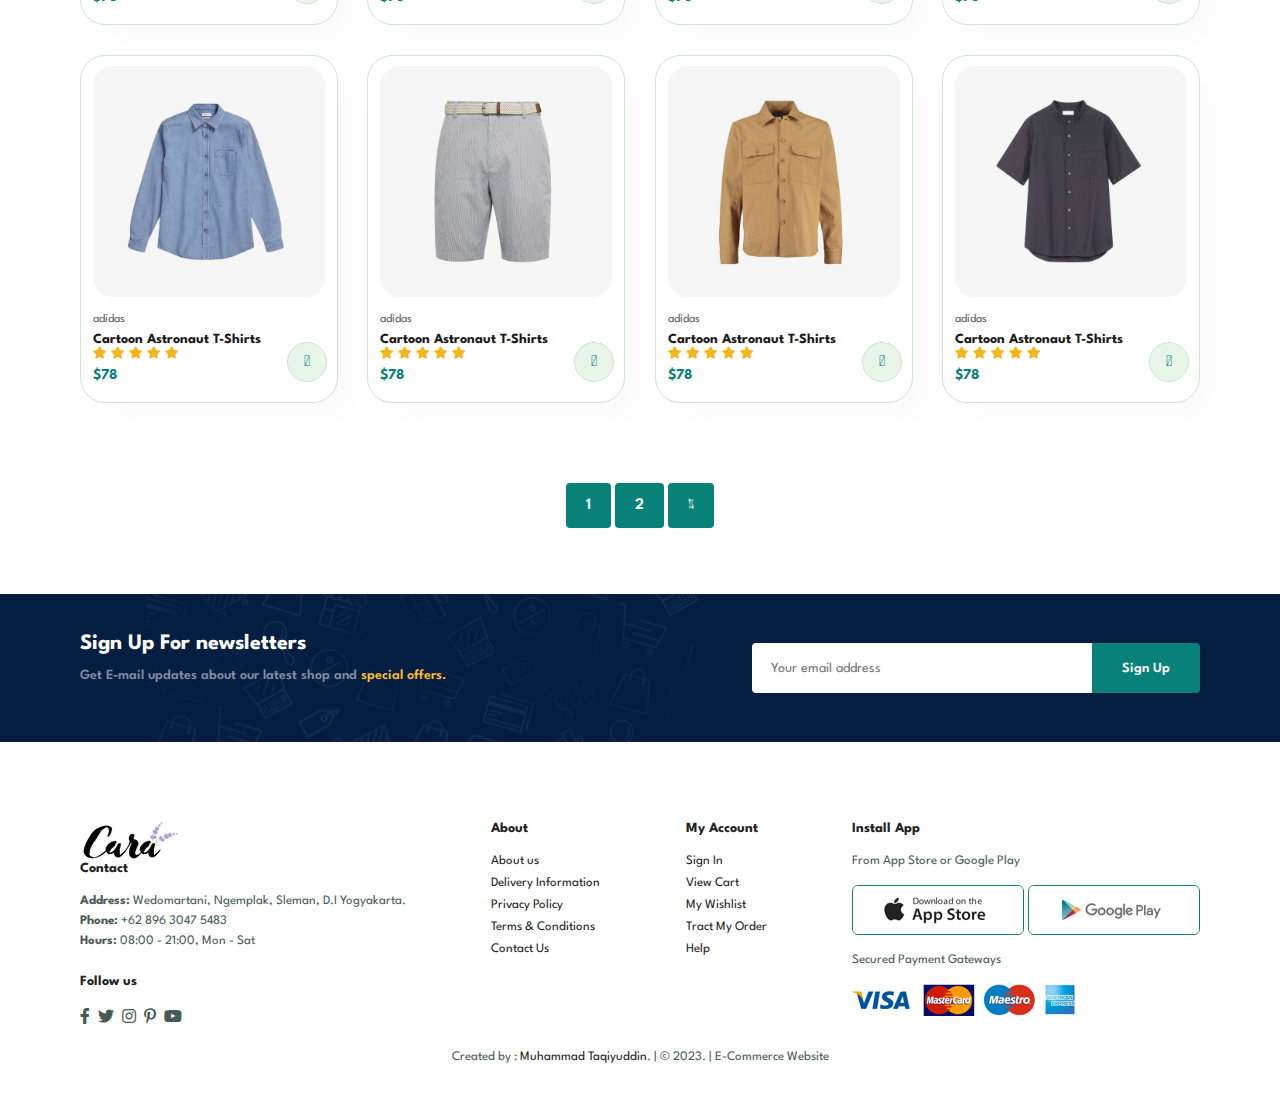
<file: shop.html>
<!DOCTYPE html>
<html lang="en">
  <head>
    <meta charset="UTF-8" />
    <meta http-equiv="X-UA-Compatible" content="IE=edge" />
    <meta name="viewport" content="width=device-width, initial-scale=1.0" />
    <title>E-commerce</title>
    <link
      rel="stylesheet"
      href="https://pro.fontawesome.com/releases/v5.10.0/css/all.css"
    />

    <link rel="stylesheet" href="style.css" />
  </head>

  <body>
    <section id="header">
      <a href="#"><img src="img/logo.png" class="logo" alt="" /></a>
      <div>
        <ul id="navbar">
          <li><a href="index.html">Home</a></li>
          <li><a class="active" href="shop.html">Shop</a></li>
          <li><a href="blog.html">Blog</a></li>
          <li><a href="about.html">About</a></li>
          <li><a href="contact.html">Contact</a></li>
          <li id="lg-bag">
            <a href="cart.html"><i class="far fa-shopping-bag"></i></a>
          </li>
          <a href="#" id="close"><i class="far fa-times"></i></a>
        </ul>
      </div>
      <div id="mobile">
        <a href="cart.html"><i class="far fa-shopping-bag"></i></a>
        <i id="bar" class="fas fa-outdent"></i>
      </div>
    </section>

    <section id="page-header">
      <h2>#stayhome</h2>
      <p>save more with coupons & up to 70% off!</p>
    </section>

    <section id="product1" class="section-p1">
      <div class="pro-container">
        <div class="pro" onclick="window.location.href='sproduct.html'">
          <img src="img/products/f1.jpg" alt="" />
          <div class="des">
            <span>adidas</span>
            <h5>Cartoon Astronaut T-Shirts</h5>
            <div class="star">
              <i class="fas fa-star"></i>
              <i class="fas fa-star"></i>
              <i class="fas fa-star"></i>
              <i class="fas fa-star"></i>
              <i class="fas fa-star"></i>
            </div>
            <h4>$78</h4>
          </div>
          <a href="cart.html"><i class="fal fa-shopping-cart cart"></i></a>
        </div>
        <div class="pro" onclick="window.location.href='sproduct.html'">
          <img src="img/products/f2.jpg" alt="" />
          <div class="des">
            <span>adidas</span>
            <h5>Cartoon Astronaut T-Shirts</h5>
            <div class="star">
              <i class="fas fa-star"></i>
              <i class="fas fa-star"></i>
              <i class="fas fa-star"></i>
              <i class="fas fa-star"></i>
              <i class="fas fa-star"></i>
            </div>
            <h4>$78</h4>
          </div>
          <a href="cart.html"><i class="fal fa-shopping-cart cart"></i></a>
        </div>
        <div class="pro" onclick="window.location.href='sproduct.html'">
          <img src="img/products/f3.jpg" alt="" />
          <div class="des">
            <span>adidas</span>
            <h5>Cartoon Astronaut T-Shirts</h5>
            <div class="star">
              <i class="fas fa-star"></i>
              <i class="fas fa-star"></i>
              <i class="fas fa-star"></i>
              <i class="fas fa-star"></i>
              <i class="fas fa-star"></i>
            </div>
            <h4>$78</h4>
          </div>
          <a href="cart.html"><i class="fal fa-shopping-cart cart"></i></a>
        </div>
        <div class="pro" onclick="window.location.href='sproduct.html'">
          <img src="img/products/f4.jpg" alt="" />
          <div class="des">
            <span>adidas</span>
            <h5>Cartoon Astronaut T-Shirts</h5>
            <div class="star">
              <i class="fas fa-star"></i>
              <i class="fas fa-star"></i>
              <i class="fas fa-star"></i>
              <i class="fas fa-star"></i>
              <i class="fas fa-star"></i>
            </div>
            <h4>$78</h4>
          </div>
          <a href="cart.html"><i class="fal fa-shopping-cart cart"></i></a>
        </div>
        <div class="pro" onclick="window.location.href='sproduct.html'">
          <img src="img/products/f5.jpg" alt="" />
          <div class="des">
            <span>adidas</span>
            <h5>Cartoon Astronaut T-Shirts</h5>
            <div class="star">
              <i class="fas fa-star"></i>
              <i class="fas fa-star"></i>
              <i class="fas fa-star"></i>
              <i class="fas fa-star"></i>
              <i class="fas fa-star"></i>
            </div>
            <h4>$78</h4>
          </div>
          <a href="cart.html"><i class="fal fa-shopping-cart cart"></i></a>
        </div>
        <div class="pro" onclick="window.location.href='sproduct.html'">
          <img src="img/products/f6.jpg" alt="" />
          <div class="des">
            <span>adidas</span>
            <h5>Cartoon Astronaut T-Shirts</h5>
            <div class="star">
              <i class="fas fa-star"></i>
              <i class="fas fa-star"></i>
              <i class="fas fa-star"></i>
              <i class="fas fa-star"></i>
              <i class="fas fa-star"></i>
            </div>
            <h4>$78</h4>
          </div>
          <a href="cart.html"><i class="fal fa-shopping-cart cart"></i></a>
        </div>
        <div class="pro" onclick="window.location.href='sproduct.html'">
          <img src="img/products/f7.jpg" alt="" />
          <div class="des">
            <span>adidas</span>
            <h5>Cartoon Astronaut T-Shirts</h5>
            <div class="star">
              <i class="fas fa-star"></i>
              <i class="fas fa-star"></i>
              <i class="fas fa-star"></i>
              <i class="fas fa-star"></i>
              <i class="fas fa-star"></i>
            </div>
            <h4>$78</h4>
          </div>
          <a href="cart.html"><i class="fal fa-shopping-cart cart"></i></a>
        </div>
        <div class="pro" onclick="window.location.href='sproduct.html'">
          <img src="img/products/f8.jpg" alt="" />
          <div class="des">
            <span>adidas</span>
            <h5>Cartoon Astronaut T-Shirts</h5>
            <div class="star">
              <i class="fas fa-star"></i>
              <i class="fas fa-star"></i>
              <i class="fas fa-star"></i>
              <i class="fas fa-star"></i>
              <i class="fas fa-star"></i>
            </div>
            <h4>$78</h4>
          </div>
          <a href="cart.html"><i class="fal fa-shopping-cart cart"></i></a>
        </div>

        <div class="pro" onclick="window.location.href='sproduct.html'">
          <img src="img/products/n1.jpg" alt="" />
          <div class="des">
            <span>adidas</span>
            <h5>Cartoon Astronaut T-Shirts</h5>
            <div class="star">
              <i class="fas fa-star"></i>
              <i class="fas fa-star"></i>
              <i class="fas fa-star"></i>
              <i class="fas fa-star"></i>
              <i class="fas fa-star"></i>
            </div>
            <h4>$78</h4>
          </div>
          <a href="cart.html"><i class="fal fa-shopping-cart cart"></i></a>
        </div>
        <div class="pro" onclick="window.location.href='sproduct.html'">
          <img src="img/products/n2.jpg" alt="" />
          <div class="des">
            <span>adidas</span>
            <h5>Cartoon Astronaut T-Shirts</h5>
            <div class="star">
              <i class="fas fa-star"></i>
              <i class="fas fa-star"></i>
              <i class="fas fa-star"></i>
              <i class="fas fa-star"></i>
              <i class="fas fa-star"></i>
            </div>
            <h4>$78</h4>
          </div>
          <a href="cart.html"><i class="fal fa-shopping-cart cart"></i></a>
        </div>
        <div class="pro" onclick="window.location.href='sproduct.html'">
          <img src="img/products/n3.jpg" alt="" />
          <div class="des">
            <span>adidas</span>
            <h5>Cartoon Astronaut T-Shirts</h5>
            <div class="star">
              <i class="fas fa-star"></i>
              <i class="fas fa-star"></i>
              <i class="fas fa-star"></i>
              <i class="fas fa-star"></i>
              <i class="fas fa-star"></i>
            </div>
            <h4>$78</h4>
          </div>
          <a href="cart.html"><i class="fal fa-shopping-cart cart"></i></a>
        </div>
        <div class="pro" onclick="window.location.href='sproduct.html'">
          <img src="img/products/n4.jpg" alt="" />
          <div class="des">
            <span>adidas</span>
            <h5>Cartoon Astronaut T-Shirts</h5>
            <div class="star">
              <i class="fas fa-star"></i>
              <i class="fas fa-star"></i>
              <i class="fas fa-star"></i>
              <i class="fas fa-star"></i>
              <i class="fas fa-star"></i>
            </div>
            <h4>$78</h4>
          </div>
          <a href="cart.html"><i class="fal fa-shopping-cart cart"></i></a>
        </div>
        <div class="pro" onclick="window.location.href='sproduct.html'">
          <img src="img/products/n5.jpg" alt="" />
          <div class="des">
            <span>adidas</span>
            <h5>Cartoon Astronaut T-Shirts</h5>
            <div class="star">
              <i class="fas fa-star"></i>
              <i class="fas fa-star"></i>
              <i class="fas fa-star"></i>
              <i class="fas fa-star"></i>
              <i class="fas fa-star"></i>
            </div>
            <h4>$78</h4>
          </div>
          <a href="cart.html"><i class="fal fa-shopping-cart cart"></i></a>
        </div>
        <div class="pro" onclick="window.location.href='sproduct.html'">
          <img src="img/products/n6.jpg" alt="" />
          <div class="des">
            <span>adidas</span>
            <h5>Cartoon Astronaut T-Shirts</h5>
            <div class="star">
              <i class="fas fa-star"></i>
              <i class="fas fa-star"></i>
              <i class="fas fa-star"></i>
              <i class="fas fa-star"></i>
              <i class="fas fa-star"></i>
            </div>
            <h4>$78</h4>
          </div>
          <a href="cart.html"><i class="fal fa-shopping-cart cart"></i></a>
        </div>
        <div class="pro" onclick="window.location.href='sproduct.html'">
          <img src="img/products/n7.jpg" alt="" />
          <div class="des">
            <span>adidas</span>
            <h5>Cartoon Astronaut T-Shirts</h5>
            <div class="star">
              <i class="fas fa-star"></i>
              <i class="fas fa-star"></i>
              <i class="fas fa-star"></i>
              <i class="fas fa-star"></i>
              <i class="fas fa-star"></i>
            </div>
            <h4>$78</h4>
          </div>
          <a href="cart.html"><i class="fal fa-shopping-cart cart"></i></a>
        </div>
        <div class="pro" onclick="window.location.href='sproduct.html'">
          <img src="img/products/n8.jpg" alt="" />
          <div class="des">
            <span>adidas</span>
            <h5>Cartoon Astronaut T-Shirts</h5>
            <div class="star">
              <i class="fas fa-star"></i>
              <i class="fas fa-star"></i>
              <i class="fas fa-star"></i>
              <i class="fas fa-star"></i>
              <i class="fas fa-star"></i>
            </div>
            <h4>$78</h4>
          </div>
          <a href="cart.html"><i class="fal fa-shopping-cart cart"></i></a>
        </div>
      </div>
    </section>

    <section id="pagination" class="section-p1">
      <a href="#">1</a>
      <a href="#">2</a>
      <a href="#"><i class="fal fa-long-arrow-alt-right"></i></a>
    </section>

    <section id="newsletter" class="section-p1 section-m1">
      <div class="newstext">
        <h4>Sign Up For newsletters</h4>
        <p>
          Get E-mail updates about our latest shop and
          <span>special offers.</span>
        </p>
      </div>
      <div class="form">
        <input type="text" placeholder="Your email address" />
        <button class="normal">Sign Up</button>
      </div>
    </section>

    <footer class="section-p1">
      <div class="col">
        <img class="logo" src="img/logo.png" alt="" />
        <h4>Contact</h4>
        <p>
          <strong>Address: </strong> Wedomartani, Ngemplak, Sleman, D.I
          Yogyakarta.
        </p>
        <p><strong>Phone: </strong>+62 896 3047 5483</p>
        <p><strong>Hours: </strong>08:00 - 21:00, Mon - Sat</p>
        <div class="follow">
          <h4>Follow us</h4>
          <div class="icon">
            <i class="fab fa-facebook-f"></i>
            <i class="fab fa-twitter"></i>
            <i class="fab fa-instagram"></i>
            <i class="fab fa-pinterest-p"></i>
            <i class="fab fa-youtube"></i>
          </div>
        </div>
      </div>

      <div class="col">
        <h4>About</h4>
        <a href="#">About us</a>
        <a href="#">Delivery Information</a>
        <a href="#">Privacy Policy</a>
        <a href="#">Terms & Conditions</a>
        <a href="#">Contact Us</a>
      </div>

      <div class="col">
        <h4>My Account</h4>
        <a href="#">Sign In</a>
        <a href="#">View Cart</a>
        <a href="#">My Wishlist</a>
        <a href="#">Tract My Order</a>
        <a href="#">Help</a>
      </div>

      <div class="col install">
        <h4>Install App</h4>
        <p>From App Store or Google Play</p>
        <div class="row">
          <img src="img/pay/app.jpg" alt="" />
          <img src="img/pay/play.jpg" alt="" />
        </div>
        <p>Secured Payment Gateways</p>
        <img src="img/pay/pay.png" alt="" />
      </div>
      <div class="copyright">
        <p>
          Created by : <a href="">Muhammad Taqiyuddin</a>. | &copy; 2023. |
          E-Commerce Website
        </p>
      </div>
    </footer>

    <script src="script.js"></script>
  </body>
</html>
</file>
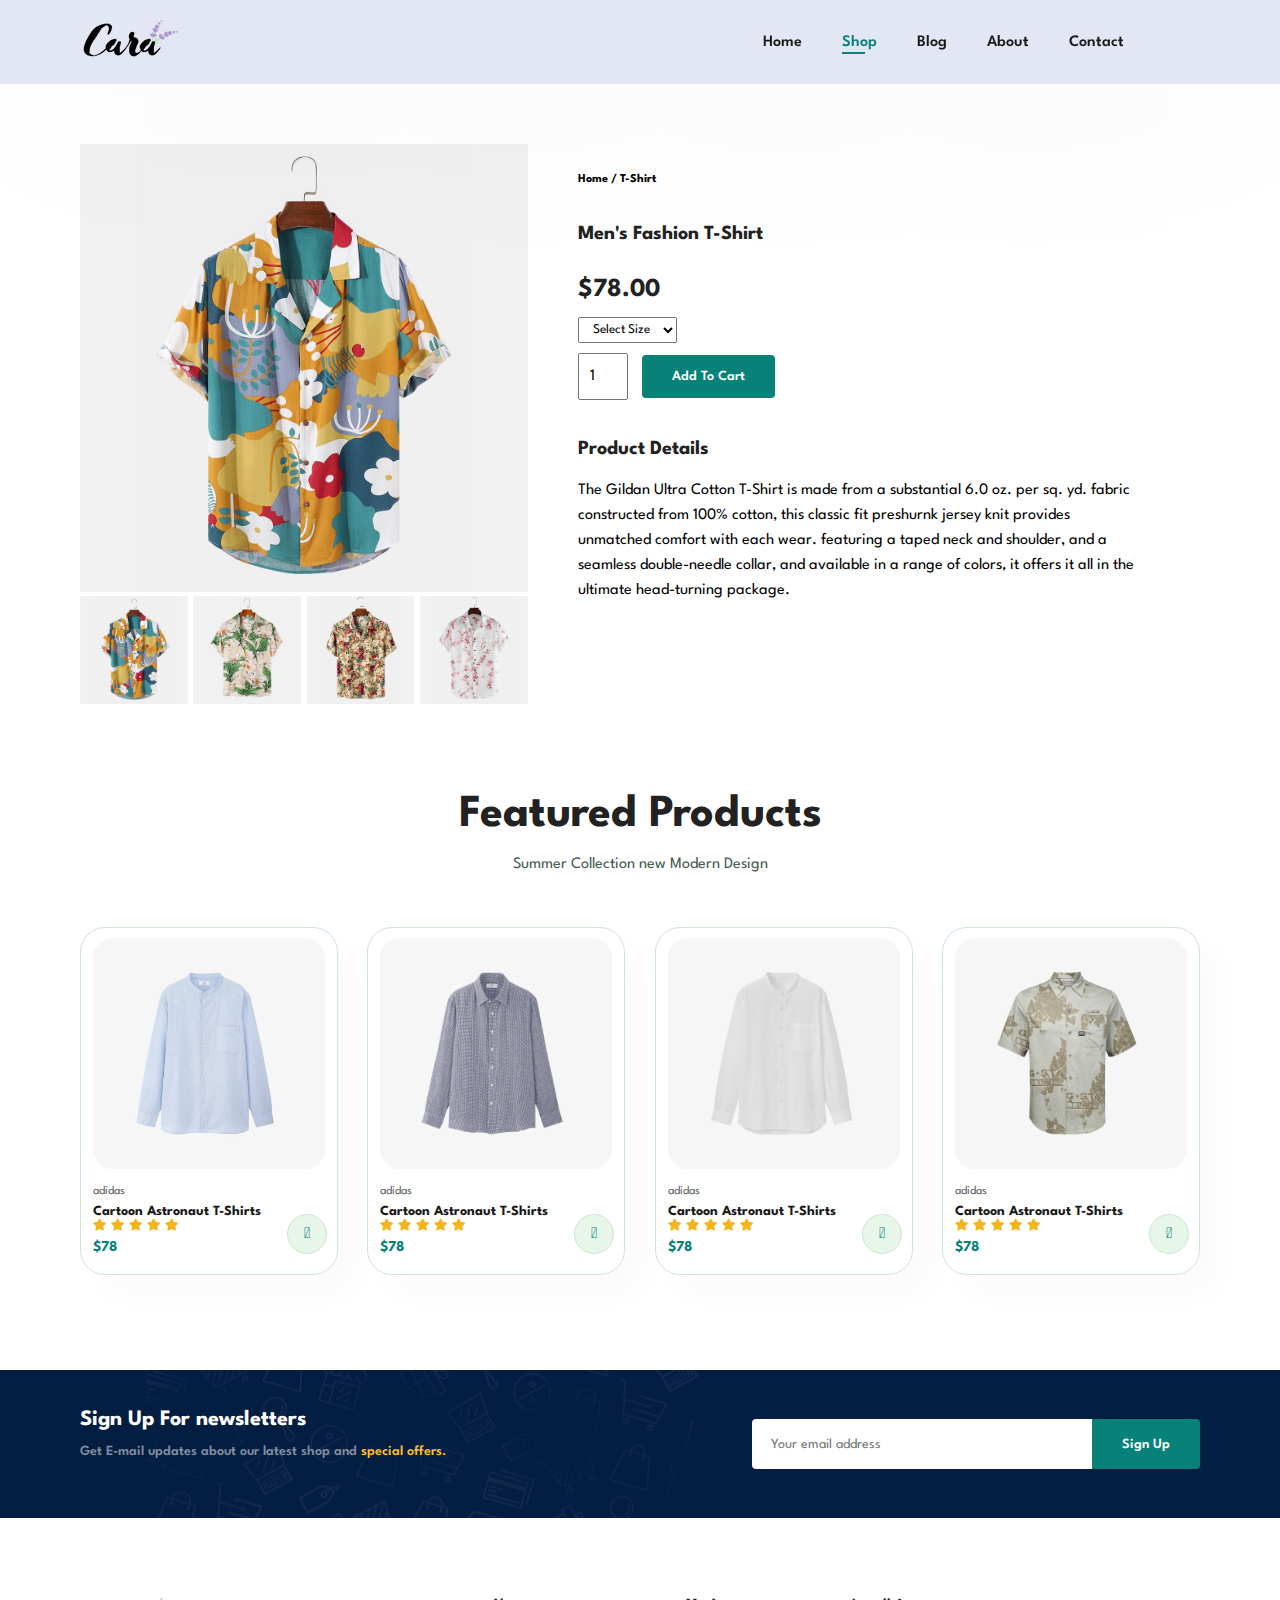
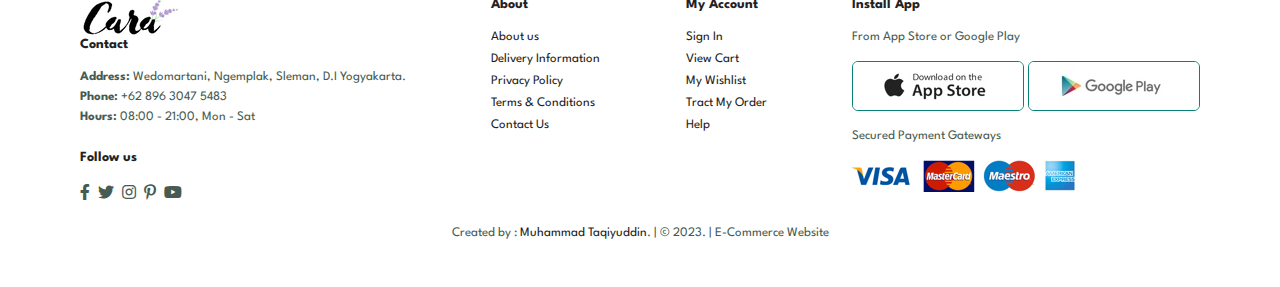
<file: sproduct.html>
<!DOCTYPE html>
<html lang="en">
  <head>
    <meta charset="UTF-8" />
    <meta http-equiv="X-UA-Compatible" content="IE=edge" />
    <meta name="viewport" content="width=device-width, initial-scale=1.0" />
    <title>E-commerce</title>
    <link
      rel="stylesheet"
      href="https://pro.fontawesome.com/releases/v5.10.0/css/all.css"
    />

    <link rel="stylesheet" href="style.css" />
  </head>

  <body>
    <section id="header">
      <a href="#"><img src="img/logo.png" class="logo" alt="" /></a>
      <div>
        <ul id="navbar">
          <li><a href="index.html">Home</a></li>
          <li><a class="active" href="shop.html">Shop</a></li>
          <li><a href="blog.html">Blog</a></li>
          <li><a href="about.html">About</a></li>
          <li><a href="contact.html">Contact</a></li>
          <li id="lg-bag">
            <a href="cart.html"><i class="far fa-shopping-bag"></i></a>
          </li>
          <a href="#" id="close"><i class="far fa-times"></i></a>
        </ul>
      </div>
      <div id="mobile">
        <a href="cart.html"><i class="far fa-shopping-bag"></i></a>
        <i id="bar" class="fas fa-outdent"></i>
      </div>
    </section>

    <section id="prodetails" class="section-p1">
      <div class="single-pro-image">
        <img src="img/products/f1.jpg" width="100%" id="MainImg" alt="" />
        <div class="small-img-group">
          <div class="small-img-col">
            <img
              src="img/products/f1.jpg"
              width="100%"
              class="small-img"
              alt=""
            />
          </div>
          <div class="small-img-col">
            <img
              src="img/products/f2.jpg"
              width="100%"
              class="small-img"
              alt=""
            />
          </div>
          <div class="small-img-col">
            <img
              src="img/products/f3.jpg"
              width="100%"
              class="small-img"
              alt=""
            />
          </div>
          <div class="small-img-col">
            <img
              src="img/products/f4.jpg"
              width="100%"
              class="small-img"
              alt=""
            />
          </div>
        </div>
      </div>
      <div class="single-pro-details">
        <h6>Home / T-Shirt</h6>
        <h4>Men's Fashion T-Shirt</h4>
        <h2>$78.00</h2>
        <select>
          <option>Select Size</option>
          <option>XL</option>
          <option>XXL</option>
          <option>Small</option>
          <option>Large</option>
        </select>
        <input type="number" value="1" />
        <a href="cart.html"><button class="normal">Add To Cart</button></a>
        <h4>Product Details</h4>
        <span
          >The Gildan Ultra Cotton T-Shirt is made from a substantial 6.0 oz.
          per sq. yd. fabric constructed from 100% cotton, this classic fit
          preshurnk jersey knit provides unmatched comfort with each wear.
          featuring a taped neck and shoulder, and a seamless double-needle
          collar, and available in a range of colors, it offers it all in the
          ultimate head-turning package.</span
        >
      </div>
    </section>

    <section id="product1" class="section-p1">
      <h2>Featured Products</h2>
      <p>Summer Collection new Modern Design</p>
      <div class="pro-container">
        <div class="pro">
          <img src="img/products/n1.jpg" alt="" />
          <div class="des">
            <span>adidas</span>
            <h5>Cartoon Astronaut T-Shirts</h5>
            <div class="star">
              <i class="fas fa-star"></i>
              <i class="fas fa-star"></i>
              <i class="fas fa-star"></i>
              <i class="fas fa-star"></i>
              <i class="fas fa-star"></i>
            </div>
            <h4>$78</h4>
          </div>
          <a href="#"><i class="fal fa-shopping-cart cart"></i></a>
        </div>
        <div class="pro">
          <img src="img/products/n2.jpg" alt="" />
          <div class="des">
            <span>adidas</span>
            <h5>Cartoon Astronaut T-Shirts</h5>
            <div class="star">
              <i class="fas fa-star"></i>
              <i class="fas fa-star"></i>
              <i class="fas fa-star"></i>
              <i class="fas fa-star"></i>
              <i class="fas fa-star"></i>
            </div>
            <h4>$78</h4>
          </div>
          <a href="#"><i class="fal fa-shopping-cart cart"></i></a>
        </div>
        <div class="pro">
          <img src="img/products/n3.jpg" alt="" />
          <div class="des">
            <span>adidas</span>
            <h5>Cartoon Astronaut T-Shirts</h5>
            <div class="star">
              <i class="fas fa-star"></i>
              <i class="fas fa-star"></i>
              <i class="fas fa-star"></i>
              <i class="fas fa-star"></i>
              <i class="fas fa-star"></i>
            </div>
            <h4>$78</h4>
          </div>
          <a href="#"><i class="fal fa-shopping-cart cart"></i></a>
        </div>
        <div class="pro">
          <img src="img/products/n4.jpg" alt="" />
          <div class="des">
            <span>adidas</span>
            <h5>Cartoon Astronaut T-Shirts</h5>
            <div class="star">
              <i class="fas fa-star"></i>
              <i class="fas fa-star"></i>
              <i class="fas fa-star"></i>
              <i class="fas fa-star"></i>
              <i class="fas fa-star"></i>
            </div>
            <h4>$78</h4>
          </div>
          <a href="#"><i class="fal fa-shopping-cart cart"></i></a>
        </div>
      </div>
    </section>

    <section id="newsletter" class="section-p1 section-m1">
      <div class="newstext">
        <h4>Sign Up For newsletters</h4>
        <p>
          Get E-mail updates about our latest shop and
          <span>special offers.</span>
        </p>
      </div>
      <div class="form">
        <input type="text" placeholder="Your email address" />
        <button class="normal">Sign Up</button>
      </div>
    </section>

    <footer class="section-p1">
      <div class="col">
        <img class="logo" src="img/logo.png" alt="" />
        <h4>Contact</h4>
        <p>
          <strong>Address: </strong> Wedomartani, Ngemplak, Sleman, D.I
          Yogyakarta.
        </p>
        <p><strong>Phone: </strong>+62 896 3047 5483</p>
        <p><strong>Hours: </strong>08:00 - 21:00, Mon - Sat</p>
        <div class="follow">
          <h4>Follow us</h4>
          <div class="icon">
            <i class="fab fa-facebook-f"></i>
            <i class="fab fa-twitter"></i>
            <i class="fab fa-instagram"></i>
            <i class="fab fa-pinterest-p"></i>
            <i class="fab fa-youtube"></i>
          </div>
        </div>
      </div>

      <div class="col">
        <h4>About</h4>
        <a href="#">About us</a>
        <a href="#">Delivery Information</a>
        <a href="#">Privacy Policy</a>
        <a href="#">Terms & Conditions</a>
        <a href="#">Contact Us</a>
      </div>

      <div class="col">
        <h4>My Account</h4>
        <a href="#">Sign In</a>
        <a href="#">View Cart</a>
        <a href="#">My Wishlist</a>
        <a href="#">Tract My Order</a>
        <a href="#">Help</a>
      </div>

      <div class="col install">
        <h4>Install App</h4>
        <p>From App Store or Google Play</p>
        <div class="row">
          <img src="img/pay/app.jpg" alt="" />
          <img src="img/pay/play.jpg" alt="" />
        </div>
        <p>Secured Payment Gateways</p>
        <img src="img/pay/pay.png" alt="" />
      </div>
      <div class="copyright">
        <p>
          Created by : <a href="">Muhammad Taqiyuddin</a>. | &copy; 2023. |
          E-Commerce Website
        </p>
      </div>
    </footer>

    <script>
      var MainImg = document.getElementById("MainImg");
      var smallimg = document.getElementsByClassName("small-img");

      smallimg[0].onclick = function () {
        MainImg.src = smallimg[0].src;
      };
      smallimg[1].onclick = function () {
        MainImg.src = smallimg[1].src;
      };
      smallimg[2].onclick = function () {
        MainImg.src = smallimg[2].src;
      };
      smallimg[3].onclick = function () {
        MainImg.src = smallimg[3].src;
      };
    </script>

    <script src="script.js"></script>
  </body>
</html>
</file>
<file: style.css>
@import url("https://fonts.googleapis.com/css2?family=Spartan:wght@100;200;300;400;500;600;700;800;900&display=swap");
* {
  margin: 0;
  padding: 0;
  box-sizing: border-box;
  font-family: "Spartan", sans-serif;
}

html {
  scroll-behavior: smooth;
}

/* Global Styles */

h1 {
  font-size: 50px;
  line-height: 64px;
  color: #222;
}

h2 {
  font-size: 46px;
  line-height: 54px;
  color: #222;
}

h4 {
  font-size: 20px;
  color: #222;
}

h6 {
  font-weight: 700;
  font-size: 12px;
}

p {
  font-size: 16px;
  color: #465b52;
  margin: 15px 0 20px 0;
}

.section-p1 {
  padding: 40px 80px;
}

.section-m1 {
  margin: 40px 0;
}

button.normal {
  font-size: 14px;
  font-weight: 600;
  padding: 15px 30px;
  color: #000;
  background-color: #fff;
  border-radius: 4px;
  cursor: pointer;
  border: none;
  outline: none;
  transition: 0.2s;
}

button.white {
  font-size: 13px;
  font-weight: 600;
  padding: 11px 18px;
  color: #fff;
  background-color: transparent;
  border-radius: 4px;
  cursor: pointer;
  border: 1px solid #fff;
  outline: none;
  transition: 0.2s;
}

body {
  width: 100%;
}

/* Header start */

#header {
  display: flex;
  align-items: center;
  justify-content: space-between;
  padding: 20px 80px;
  background: #e3e6f3;
  box-shadow: 0 5px 15pc rgba(0, 0, 0, 0.06);
  z-index: 999;
  position: sticky;
  top: 0;
  left: 0;
}

#navbar {
  display: flex;
  align-items: center;
  justify-content: center;
}

#navbar li {
  padding: 0 20px;
  list-style: none;
  position: relative;
}

#navbar li a {
  text-decoration: none;
  font-size: 16px;
  font-weight: 600;
  color: #1a1a1a;
  transition: 0.3 ease;
}

#navbar li a:hover,
#navbar li a.active {
  color: #088178;
}

#navbar li a.active::after,
#navbar li a:hover::after {
  content: "";
  width: 30%;
  height: 2px;
  background: #088178;
  position: absolute;
  bottom: -4px;
  left: 20px;
}

#mobile {
  display: none;
  align-items: center;
}

#close {
  display: none;
}

/* Home Page */
#hero {
  background-image: url("img/hero4.png");
  height: 90vh;
  width: 100%;
  background-size: cover;
  background-position: top 25% right 0;
  padding: 0 80px;
  display: flex;
  flex-direction: column;
  align-items: flex-start;
  justify-content: center;
}

#hero h4 {
  padding-bottom: 15px;
}
#hero h1 {
  color: #088178;
}
#hero button {
  background-image: url("img/button.png");
  background-color: transparent;
  color: #088178;
  border: 0;
  padding: 14px 80px 14px 65px;
  background-repeat: no-repeat;
  cursor: pointer;
  font-weight: 700;
  font-size: 15px;
}

#feature {
  display: flex;
  align-items: center;
  justify-content: space-between;
  flex-wrap: wrap;
}

#feature .fe-box {
  width: 180px;
  text-align: center;
  padding: 25px 15px;
  box-shadow: 20px 20px 34px rgba(0, 0, 0, 0.06);
  border: 1px solid #cce7d0;
  border-radius: 4px;
  margin: 15px 0;
}

#feature .fe-box:hover {
  box-shadow: 20px 20px 34px rgba(70, 62, 221, 0.01);
}

#feature .fe-box img {
  width: 100%;
  margin-bottom: 10px;
}

#feature .fe-box h6 {
  display: inline-block;
  padding: 9px 8px 6px 8px;
  line-height: 1;
  border-radius: 4px;
  color: #088178;
  background-color: #fddde4;
}

#feature .fe-box:nth-child(2) h6 {
  background-color: #cdebbc;
}
#feature .fe-box:nth-child(3) h6 {
  background-color: #d1e8f2;
}

#feature .fe-box:nth-child(4) h6 {
  background-color: #cdd4f8;
}

#feature .fe-box:nth-child(5) h6 {
  background-color: #f6dbf6;
}

#feature .fe-box:nth-child(6) h6 {
  background-color: #fff2e5;
}

#product1 {
  text-align: center;
}

#product1 .pro-container {
  display: flex;
  justify-content: space-between;
  padding-top: 20px;
  flex-wrap: wrap;
}

#product1 .pro {
  width: 23%;
  min-width: 250px;
  padding: 10px 12px;
  border: 1px solid #cce7d0;
  border-radius: 25px;
  cursor: pointer;
  box-shadow: 20px 20px 30px rgba(0, 0, 0, 0.02);
  margin: 15px 0;
  position: relative;
}

#product1 .pro:hover {
  box-shadow: 20px 20px 30px rgba(0, 0, 0, 0.06);
}

#product1 .pro img {
  width: 100%;
  border-radius: 20px;
}

#product1 .pro .des {
  text-align: start;
  padding: 10px 0;
}

#product1 .pro .des span {
  color: #606063;
  font-size: 12px;
}

#product1 .pro .des h5 {
  padding-top: 7px;
  color: #1a1a1a;
  font-size: 14px;
}

#product1 .pro .des i {
  font-size: 12px;
  color: rgb(243, 181, 25);
}

#product1 .pro .des h4 {
  padding-top: 7px;
  font-size: 15px;
  font-weight: 700;
  color: #088178;
}

#product1 .pro .cart {
  width: 40px;
  height: 40px;
  line-height: 40px;
  border-radius: 50px;
  background-color: #e8f6ea;
  font-weight: 500;
  color: #088178;
  border: 1px solid #cce7d0;
  position: absolute;
  bottom: 20px;
  right: 10px;
}

#banner {
  display: flex;
  flex-direction: column;
  justify-content: center;
  align-items: center;
  text-align: center;
  background-image: url("img/banner/b2.jpg");
  width: 100%;
  height: 40vh;
  background-size: cover;
  background-position: center;
}

#banner h4 {
  color: #fff;
  font-size: 16px;
}

#banner h2 {
  color: #fff;
  font-size: 30px;
  padding: 10px 0;
}

#banner h2 span {
  color: #ef3636;
}

#banner button:hover {
  background: #088178;
  color: #fff;
}

#sm-banner {
  display: flex;
  justify-content: space-between;
  flex-wrap: wrap;
}

#sm-banner .banner-box {
  display: flex;
  flex-direction: column;
  justify-content: center;
  align-items: flex-start;
  background-image: url("img/banner/b17.jpg");
  min-width: 650px;
  height: 50vh;
  background-size: cover;
  background-position: center;
  padding: 30px;
}

#sm-banner .banner-box2 {
  background-image: url("img/banner/b10.jpg");
}

#sm-banner h4 {
  color: #fff;
  font-size: 20px;
  font-weight: 300;
}

#sm-banner h2 {
  color: #fff;
  font-size: 28px;
  font-weight: 800;
}

#sm-banner span {
  color: #fff;
  font-size: 14px;
  font-weight: 500;
  padding-bottom: 15px;
}

#sm-banner .banner-box:hover button {
  background: #088178;
  border: 1px solid #088178;
}

#banner3 .banner-box {
  display: flex;
  flex-direction: column;
  justify-content: center;
  align-items: flex-start;
  background-image: url("img/banner/b7.jpg");
  min-width: 30%;
  height: 30vh;
  background-size: cover;
  background-position: center;
  padding: 20px;
  margin-bottom: 20px;
}

#banner3 .banner-box2 {
  background-image: url(img/banner/b4.jpg);
}

#banner3 .banner-box3 {
  background-image: url(img/banner/b18.jpg);
}

#banner3 {
  display: flex;
  justify-content: space-between;
  flex-wrap: wrap;
  padding: 0 80px;
}

#banner3 h2 {
  color: #fff;
  font-weight: 900;
  font-size: 22px;
}

#banner3 h3 {
  color: #ec544e;
  font-weight: 800;
  font-size: 15px;
}

#newsletter {
  display: flex;
  justify-content: space-between;
  flex-wrap: wrap;
  align-items: center;
  background-image: url("img/banner/b14.png");
  background-repeat: no-repeat;
  background-position: 20% 30%;
  background-color: #041e42;
}

#newsletter h4 {
  font-size: 22px;
  font-weight: 700;
  color: #fff;
}

#newsletter p {
  font-size: 14px;
  font-weight: 600;
  color: #818ea0;
}

#newsletter p span {
  color: #ffbd27;
}

#newsletter .form {
  display: flex;
  width: 40%;
}

#newsletter input {
  height: 3.125rem;
  padding: 0 1.25em;
  font-size: 14px;
  width: 100%;
  border: 1px solid transparent;
  border-radius: 4px;
  outline: none;
  border-top-right-radius: 0;
  border-bottom-right-radius: 0;
}

#newsletter button {
  background-color: #088178;
  color: #fff;
  white-space: nowrap;
  border-top-left-radius: 0;
  border-bottom-left-radius: 0;
}

/* Footer */

footer {
  display: flex;
  flex-wrap: wrap;
  justify-content: space-between;
}

footer .col {
  display: flex;
  flex-direction: column;
  align-items: flex-start;
  margin-bottom: 20px;
}

footer.logo {
  margin-bottom: 30px;
}

footer h4 {
  font-size: 14px;
  padding-bottom: 20px;
}

footer p {
  font-size: 13px;
  margin: 0 0 8px 0;
}

footer a {
  font-size: 13px;
  text-decoration: none;
  color: #222;
  margin-bottom: 10px;
}

footer .follow {
  margin-top: 20px;
}

footer .follow i {
  color: #465b52;
  padding-right: 4px;
  cursor: pointer;
}

footer .install .row img {
  border: 1px solid #088178;
  border-radius: 6px;
}

footer .install img {
  margin: 10px 0 15px 0;
}

footer .follow i:hover,
footer a:hover {
  color: #088178;
}

footer .copyright {
  width: 100%;
  text-align: center;
}

/* Start Media Query */
@media (max-width: 799px) {
  .section-p1 {
    padding: 40px 40px;
  }
  #navbar {
    display: flex;
    flex-direction: column;
    align-items: flex-start;
    justify-content: flex-start;
    position: fixed;
    top: 0;
    right: -300px;
    height: 100vh;
    width: 300px;
    background-color: #e3e6f3;
    box-shadow: 0 40px 60px rgba(0, 0, 0, 0.1);
    padding: 80px 0 0 10px;
    transition: 0.3s;
  }

  #navbar.active {
    right: 0px;
  }

  #navbar li {
    margin-bottom: 25px;
  }
  #mobile {
    display: flex;
    align-items: center;
  }
  #mobile i {
    color: #1a1a1a;
    font-size: 24px;
    padding-left: 20px;
  }
  #close {
    display: initial;
    position: absolute;
    top: 30px;
    left: 30px;
    color: #222;
    font-size: 24px;
  }
  #lg-bag {
    display: none;
  }
  #hero {
    height: 90vh;
    padding: 0 80px;
    background-position: top 30% right 30%;
  }
  #feature {
    justify-content: center;
  }
  #feature .fe-box {
    margin: 15px 15px;
  }
  #product1 .pro-container {
    justify-content: center;
  }
  #product1 .pro {
    margin: 15px;
  }
  #banner {
    height: 20vh;
  }
  #sm-banner .banner-box {
    min-width: 100%;
    height: 30vh;
  }
  #banner3 {
    padding: 0 40px;
  }
  #banner3 .banner-box {
    width: 28%;
  }
  #newsletter .form {
    width: 70%;
  }
}

/* shop page */
#page-header {
  background-image: url("img/banner/b1.jpg");
  width: 100%;
  height: 40vh;
  background-size: cover;
  display: flex;
  justify-content: center;
  text-align: center;
  flex-direction: column;
  padding: 14px;
}

#page-header h2,
#page-header p {
  color: #fff;
}

#pagination {
  text-align: center;
}

#pagination a {
  text-decoration: none;
  background-color: #088178;
  padding: 15px 20px;
  border-radius: 4px;
  color: #fff;
  font-weight: 600;
}

#pagination a i {
  font-size: 16px;
  font-weight: 600;
}

/* single product */

#prodetails {
  display: flex;
  margin-top: 20px;
}

#prodetails .single-pro-image {
  width: 40%;
  margin-right: 50px;
}

.small-img-group {
  display: flex;
  justify-content: space-between;
}

.small-img-col {
  flex-basis: 24%;
  cursor: pointer;
}

#prodetails .single-pro-details {
  width: 50%;
  padding-top: 30px;
}

#prodetails .single-pro-details h4 {
  padding: 40px 0 20px 0;
}

#prodetails .single-pro-details h2 {
  font-size: 26px;
}

#prodetails .single-pro-details select {
  display: block;
  padding: 5px 10px;
  margin-bottom: 10px;
}

#prodetails .single-pro-details input {
  width: 50px;
  height: 47px;
  padding-left: 10px;
  font-size: 16px;
  margin-right: 10px;
}
#prodetails .single-pro-details input:focus {
  outline: none;
}

#prodetails .single-pro-details button {
  background-color: #088178;
  color: #fff;
}

#prodetails .single-pro-details span {
  line-height: 25px;
}

/* Blog Page */

#page-header.blog-header {
  background-image: url("img/banner/b19.jpg");
}

#blog {
  padding: 150px 150px 0 150px;
}

#blog .blog-box {
  display: flex;
  align-items: center;
  width: 100%;
  position: relative;
  padding-bottom: 90px;
}

#blog .blog-img {
  width: 50%;
  margin-right: 40px;
}

#blog img {
  width: 100%;
  height: 300px;
  object-fit: cover;
}

#blog .blog-details {
  width: 50%;
}

#blog .blog-details a {
  text-decoration: none;
  font-size: 11px;
  color: #000;
  font-weight: 700;
  position: relative;
  transition: 0.3s;
}

#blog .blog-details a::after {
  content: "";
  width: 50px;
  height: 1px;
  background-color: #000;
  position: absolute;
  top: 4px;
  right: -60px;
}

#blog .blog-details a:hover {
  color: #088178;
}

#blog .blog-details a:hover::after {
  background-color: #088178;
}

#blog .blog-box h1 {
  position: absolute;
  top: -40px;
  left: 0;
  font-size: 70px;
  font-weight: 700;
  color: #c9cbce;
  z-index: -9;
}

/* About Page */

#page-header.about-header {
  background-image: url("img/about/banner.png");
}

#about-head {
  display: flex;
  align-items: center;
}

#about-head img {
  width: 50%;
  height: auto;
}

#about-head div {
  padding-left: 40px;
}

#about-app {
  text-align: center;
}

#about-app .video {
  width: 70%;
  height: 100%;
  margin: 30px auto 0 auto;
}

#about-app .video video {
  width: 100%;
  height: 100%;
  border-radius: 20px;
}

/* Contact Page */

#contact-details {
  display: flex;
  align-items: center;
  justify-content: space-between;
}

#contact-details .details {
  width: 40%;
}

#contact-details .details span,
#form-details form span {
  font-size: 12px;
}

#contact-details .details h2,
#form-details form h2 {
  font-size: 26px;
  line-height: 35px;
  padding: 20px 0;
}

#contact-details .details h3 {
  font-size: 16px;
  padding-bottom: 15px;
}

#contact-details .details li {
  list-style: none;
  display: flex;
  padding: 10px 0;
}

#contact-details .details li i {
  font-size: 14px;
  padding-right: 22px;
}

#contact-details .details li p {
  margin: 0;
  font-size: 14px;
}

#contact-details .map {
  width: 55%;
  height: 400px;
}

#contact-details .map iframe {
  width: 100%;
  height: 100%;
}

#form-details {
  display: flex;
  justify-content: space-between;
  margin: 30px;
  padding: 80px;
  border: 1px solid #e1e1e1;
}

#form-details form {
  width: 65%;
  display: flex;
  flex-direction: column;
  align-items: flex-start;
}

#form-details form input,
#form-details form textarea {
  width: 100%;
  padding: 12px 15px;
  outline: none;
  margin-bottom: 20px;
  border: 1px solid #e1e1e1;
}

#form-details form button {
  background-color: #088178;
  color: #fff;
}

#form-details .people div {
  padding-bottom: 25px;
  display: flex;
  align-items: flex-start;
}

#form-details .people div img {
  width: 65px;
  height: 65px;
  object-fit: cover;
  margin-right: 15px;
}

#form-details .people div p {
  margin: 0;
  font-size: 13px;
  line-height: 25px;
}

#form-details .people div p span {
  display: block;
  font-size: 16px;
  font-weight: 600;
  color: #000;
}

/* Cart Page */

#cart {
  overflow-x: auto;
}

#cart table {
  width: 100%;
  border-collapse: collapse;
  table-layout: fixed;
  white-space: nowrap;
}

#cart table img {
  width: 70px;
}

#cart table td:nth-child(1) {
  width: 100px;
  text-align: center;
}

#cart table td:nth-child(2) {
  width: 150px;
  text-align: center;
}

#cart table td:nth-child(3) {
  width: 250px;
  text-align: center;
}

#cart table td:nth-child(4),
#cart table td:nth-child(5),
#cart table td:nth-child(6) {
  width: 150px;
  text-align: center;
}
#cart table td:nth-child(5) input {
  width: 70px;
  padding: 10px 5px 10px 15px;
}

#cart table thead {
  border: 1px solid #e2e9e1;
  border-left: none;
  border-right: none;
}

#cart table thead td {
  font-weight: 700;
  text-transform: uppercase;
  font-size: 13px;
  padding: 18px 0;
}

#cart table tbody tr td {
  padding-top: 15px;
}

#cart table tbody td {
  font-size: 13px;
}

#cart-add {
  display: flex;
  flex-wrap: wrap;
  justify-content: space-between;
}

#coupon {
  width: 50%;
  margin-bottom: 30px;
}

#coupon h3 {
  padding-bottom: 15px;
}

#coupon input {
  padding: 10px 20px;
  outline: none;
  width: 60%;
  margin-right: 10px;
  border: 1px solid #e2e9e1;
}

#coupon button,
#subtotal button {
  background-color: #088178;
  color: #fff;
  padding: 12px 20px;
}

#subtotal {
  width: 50%;
  margin-bottom: 30px;
  border: 1px solid #e2e9e1;
  padding: 30px;
}

#subtotal table {
  border-collapse: collapse;
  width: 100%;
  margin-bottom: 20px;
}

#subtotal table td {
  width: 50%;
  border: 1px solid #e2e9e1;
  padding: 10px;
  font-size: 13px;
}

/* Media responsive */

@media (max-width: 477px) {
  .section-p1 {
    padding: 20px;
  }
  #header {
    padding: 10px 30px;
  }
  h1 {
    font-size: 38px;
  }
  h2 {
    font-size: 32px;
  }
  #hero {
    padding: 0 20px;
    background-position: 70%;
  }
  #feature {
    justify-content: space-between;
  }
  #feature .fe-box {
    width: 155px;
    margin: 0 0 15px 0;
  }
  #product1 .pro {
    width: 100%;
  }
  #banner {
    height: 40vh;
  }
  #sm-banner .banner-box {
    height: 40vh;
  }
  #sm-banner .banner-box2 {
    margin-top: 20px;
  }
  #banner3 {
    padding: 0 20px;
  }
  #banner3 .banner-box {
    width: 100%;
  }
  #newsletter {
    padding: 40px 20px;
  }
  #newsletter .form {
    width: 100%;
  }
  footer .copyright {
    text-align: center;
  }
  /* Single Product */
  #prodetails {
    display: flex;
    flex-direction: column;
  }
  #prodetails .single-pro-image {
    width: 100%;
    margin-right: 0px;
  }
  #prodetails .single-pro-details {
    width: 100%;
  }

  /* Blog Page */
  #blog {
    padding: 100px 20px 0 20px;
  }
  #blog .blog-box {
    display: flex;
    flex-direction: column;
    align-items: flex-start;
  }
  #blog .blog-img {
    width: 100%;
    margin-right: 0px;
    margin-bottom: 30px;
  }
  #blog .blog-details {
    width: 100%;
  }
  /* About Page */
  #about-head {
    flex-direction: column;
  }
  #about-head img {
    width: 100%;
    margin-bottom: 20px;
  }
  #about-head div {
    padding-left: 0px;
  }
  #about-app .video {
    width: 100%;
  }
  /* Contact Page */
  #form-details {
    padding: 40px;
  }
  #form-details form {
    width: 50%;
  }
  #contact-details {
    flex-direction: column;
  }
  #contact-details .details {
    width: 100%;
    margin-bottom: 30px;
  }
  #contact-details .map {
    width: 100%;
  }
  #form-details {
    margin: 10px;
    padding: 30px 10px;
    flex-wrap: wrap;
  }
  #form-details form {
    width: 100%;
    margin-bottom: 30px;
  }
  /* Cart Page */
  #cart-add {
    flex-direction: column;
  }
  #coupon {
    width: 100%;
  }
  #subtotal {
    width: 100%;
    padding: 20px;
  }
}
</file>
